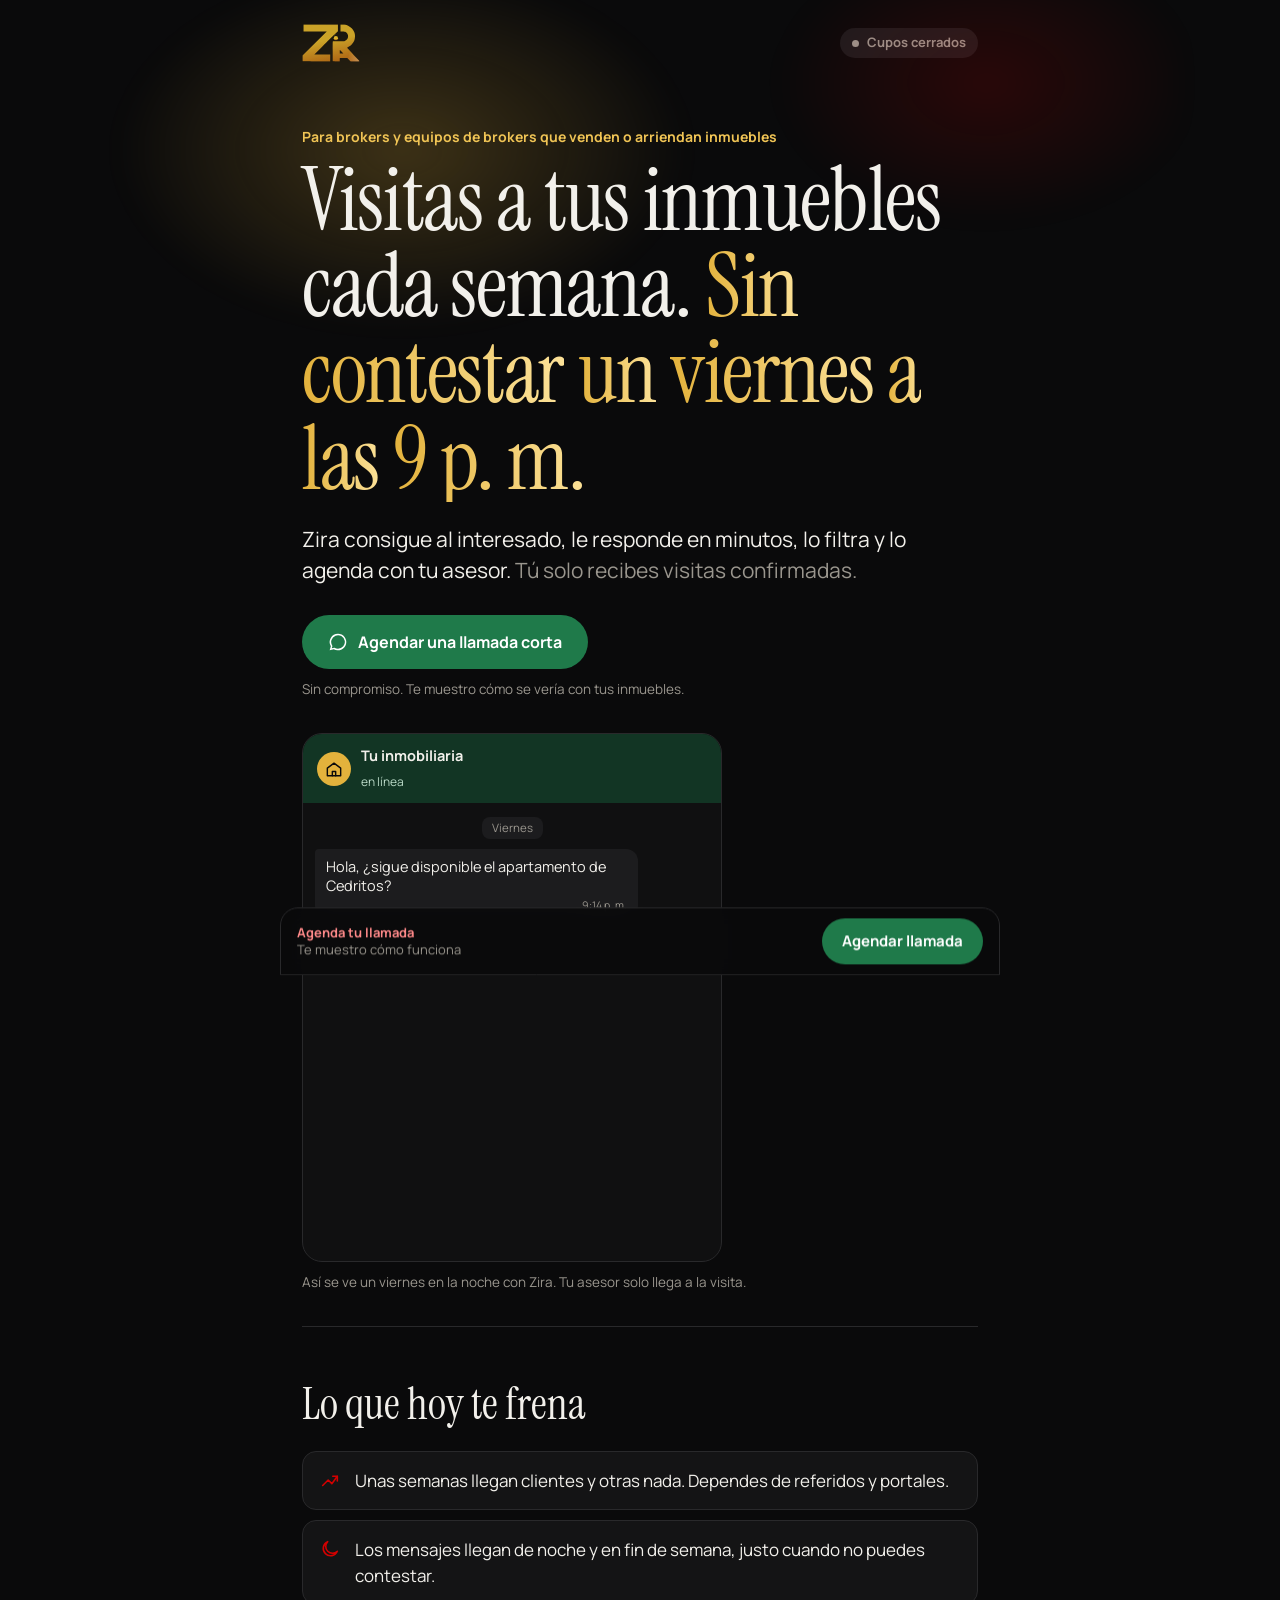
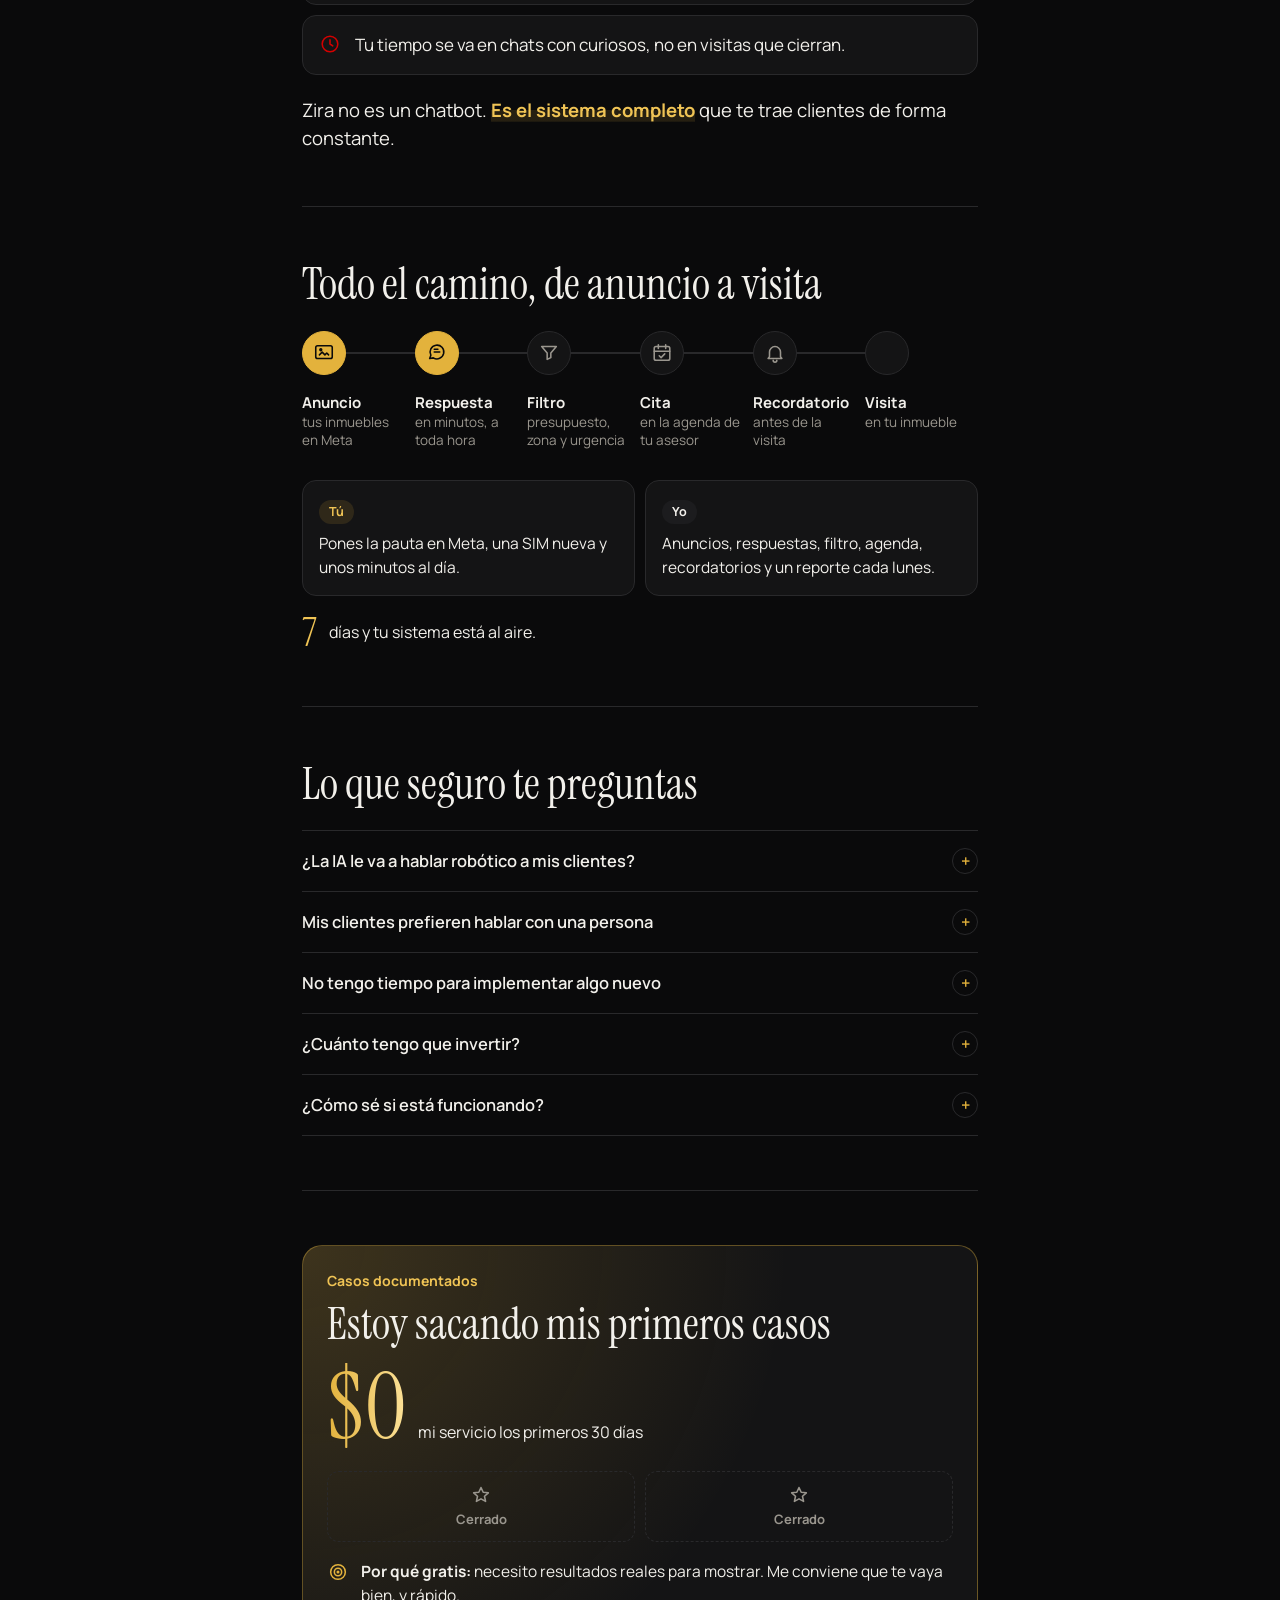
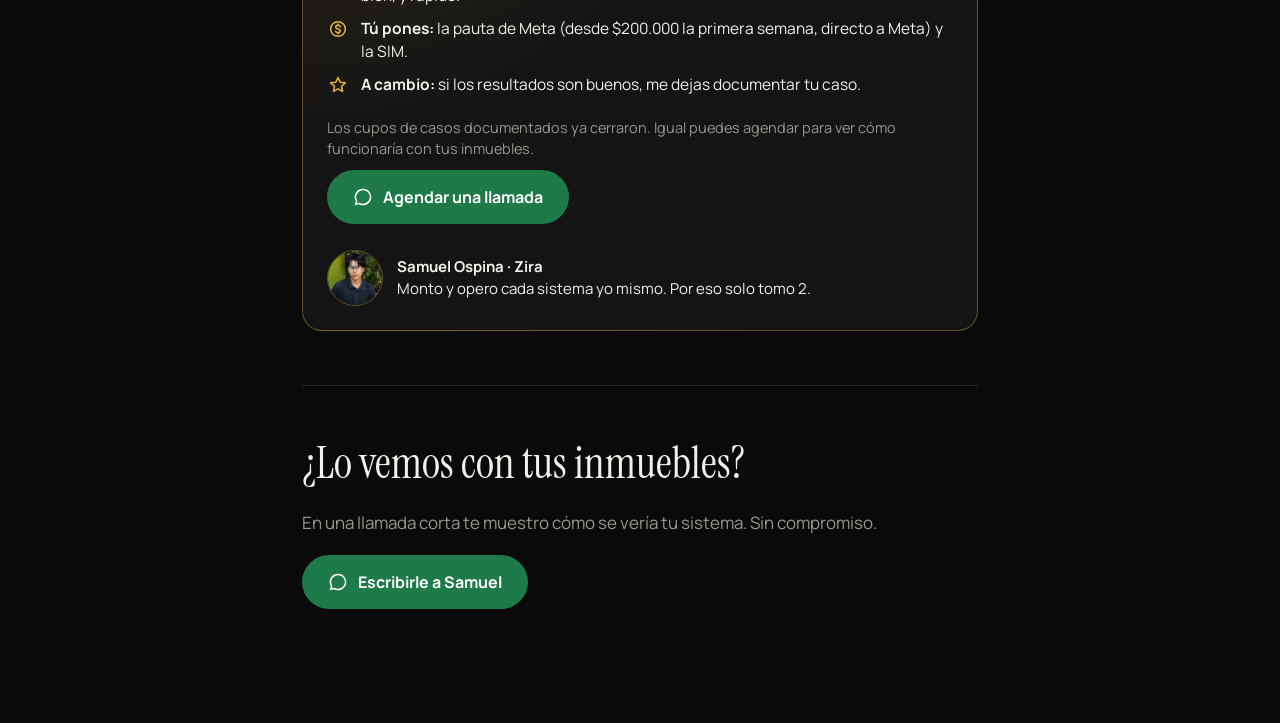
<file: index.html>
<!DOCTYPE html>
<html lang="es" style="background:#0A0A0B">
<head>
<meta charset="utf-8">
<meta name="viewport" content="width=device-width, initial-scale=1, viewport-fit=cover">
<title>Zira · Visitas para tus inmuebles</title>
<meta name="description" content="Zira consigue al interesado, le responde en minutos y lo lleva hasta la visita con tu asesor.">
<meta property="og:title" content="Visitas a tus inmuebles cada semana · Zira">
<meta property="og:description" content="Sin contestar un viernes a las 9 p. m. Mira cómo funciona.">
<meta property="og:type" content="website">
<meta name="theme-color" content="#0A0A0B">
<link rel="icon" href="data:image/svg+xml,<svg xmlns='http://www.w3.org/2000/svg' viewBox='0 0 100 100'><text y='.9em' font-size='90'>🗝️</text></svg>">
<link rel="preconnect" href="https://fonts.googleapis.com">
<link rel="preconnect" href="https://fonts.gstatic.com" crossorigin>
<link href="https://fonts.googleapis.com/css2?family=Instrument+Serif&family=Manrope:wght@400;500;600;700&display=swap" rel="stylesheet">
<style>
:root{
  --bg:#0A0A0B; --surface:#141415; --surface2:#1C1C1E; --ink:#F2F0EB; --muted:#9A968E; --line:#29292B;
  --gold:#E3B23C; --gold-ink:#F0C455; --gold-soft:rgba(227,178,60,.13); --gold-mid:rgba(227,178,60,.38);
  --red:#D40000; --red-soft:rgba(212,0,0,.16); --wa:#1F7A4A; --chat:#101011; --bubble:#1C1C1E; --mine:#16402B;
  --serif:"Instrument Serif", Georgia, "Times New Roman", serif;
  --sans:"Manrope", system-ui, -apple-system, "Segoe UI", Roboto, sans-serif;
  color-scheme: dark; box-sizing:border-box;
  padding-top:env(safe-area-inset-top,0px); padding-bottom:env(safe-area-inset-bottom,0px);
}
*,*::before,*::after{box-sizing:border-box}
html{scroll-padding-top:env(safe-area-inset-top,0px);-webkit-text-size-adjust:100%}
body{margin:0;background:var(--bg);color:var(--ink);font-family:var(--sans);font-size:17px;line-height:1.5;padding-bottom:84px}
.wrap{max-width:720px;margin:0 auto;padding:0 22px}
:focus-visible{outline:2px solid var(--gold);outline-offset:3px;border-radius:4px}
svg.i{width:22px;height:22px;flex:none;stroke:currentColor;fill:none;stroke-width:1.7;stroke-linecap:round;stroke-linejoin:round}
svg.i.dw{stroke-dasharray:1 1;stroke-dashoffset:1;transition:stroke-dashoffset 1.1s cubic-bezier(.4,.1,.2,1)}
svg.i.dw.on{stroke-dashoffset:0}

.top{display:flex;justify-content:space-between;align-items:center;padding:24px 0 0}
.mark{font-family:var(--serif);font-size:28px}
.mark span{color:var(--gold)}
.seats{display:inline-flex;align-items:center;gap:8px;font-size:13px;font-weight:700;color:#FF8A8A;background:var(--red-soft);border-radius:30px;padding:5px 12px}
.seats i{width:7px;height:7px;border-radius:50%;background:var(--red);animation:beat 1.8s ease-in-out infinite}
@keyframes beat{0%,100%{box-shadow:0 0 0 0 rgba(212,0,0,.6)}60%{box-shadow:0 0 0 6px rgba(212,0,0,0)}}
.seats.closed{color:var(--muted);background:var(--surface2)}
.seats.closed i{background:var(--muted);animation:none}

/* hero */
.hero{position:relative;isolation:isolate;padding:64px 0 34px}
.kick{color:var(--gold-ink);font-weight:700;font-size:14px;margin:0 0 10px}
h1{font-family:var(--serif);font-weight:400;font-size:clamp(50px,12vw,88px);line-height:.98;margin:0 0 22px;letter-spacing:-.015em}
h1 em{font-style:normal;color:var(--gold-ink)}
.lead{font-size:clamp(18.5px,4.6vw,21px);margin:0 0 28px;color:var(--ink);max-width:32em}
.lead span{color:var(--muted)}
.btn{display:inline-flex;align-items:center;justify-content:center;gap:10px;font:inherit;font-weight:700;font-size:16px;text-decoration:none;color:#0A0A0B;background:var(--gold);border:0;border-radius:40px;padding:15px 26px;cursor:pointer;transition:transform .15s ease,filter .2s}
.btn:hover{filter:brightness(1.08)}
.btn:active{transform:scale(.97)}
.btn svg{width:20px;height:20px}
.btn.wa{background:var(--wa);color:#fff}
.under{font-size:13.5px;color:var(--muted);margin:10px 0 0}

/* prep card (after booking) */
.prep{display:none;margin:0 0 26px;border:1px solid var(--gold-mid);background:var(--gold-soft);border-radius:16px;padding:18px}
.prep.show{display:block}
.prep b{display:block;font-size:13px;color:var(--gold-ink);margin-bottom:2px}
.prep .when{font-family:var(--serif);font-size:30px;line-height:1.1;display:block;margin-bottom:10px}
.prep p{margin:0 0 6px;font-size:15px}
.prep ul{margin:0;padding:0 0 0 18px;font-size:15px}
.prep li{margin:2px 0}

/* chat demo */
.phone{margin:34px 0 0;max-width:420px;border-radius:20px;overflow:hidden;border:1px solid var(--line);background:var(--chat)}
.phone header{display:flex;align-items:center;gap:10px;background:#123524;padding:11px 14px}
.phone header .av{width:34px;height:34px;border-radius:50%;background:var(--gold);color:#0A0A0B;display:grid;place-items:center;font-family:var(--serif);font-size:19px}
.phone header b{display:block;font-size:14.5px}
.phone header small{font-size:12px;color:#B9D8C6}
.msgs{padding:14px 12px 16px;display:flex;flex-direction:column;gap:8px;min-height:318px}
.time{align-self:center;font-size:11.5px;color:var(--muted);background:var(--surface2);border-radius:8px;padding:2px 10px;margin-bottom:2px}
.m{max-width:82%;padding:8px 11px 6px;border-radius:12px;font-size:14.5px;line-height:1.35;opacity:0;transform:translateY(8px);transition:opacity .35s ease,transform .35s ease}
.m.in{opacity:1;transform:none}
.m small{display:block;text-align:right;font-size:10.5px;color:var(--muted);margin-top:2px}
.m.them{align-self:flex-start;background:var(--bubble);border-top-left-radius:4px}
.m.us{align-self:flex-end;background:var(--mine);border-top-right-radius:4px}
.m.us small{color:#9CC7AE}
.m.us small span{color:#53BDEB}
.m.sys{align-self:center;background:var(--gold-soft);color:var(--gold-ink);font-weight:600;font-size:13px;text-align:center;border-radius:10px}
.typing{align-self:flex-end;background:var(--mine);border-radius:12px;padding:10px 12px;display:none;gap:4px}
.typing.show{display:flex}
.typing i{width:6px;height:6px;border-radius:50%;background:#9CC7AE;animation:dot 1s infinite}
.typing i:nth-child(2){animation-delay:.15s}.typing i:nth-child(3){animation-delay:.3s}
@keyframes dot{0%,60%,100%{transform:none;opacity:.5}30%{transform:translateY(-3px);opacity:1}}
.cap{font-size:13.5px;color:var(--muted);margin:10px 0 0}

section{padding:54px 0;border-top:1px solid var(--line)}
h2{font-family:var(--serif);font-weight:400;font-size:clamp(32px,5.6vw,44px);line-height:1.08;margin:0 0 22px}

/* pains */
.pains{display:grid;gap:10px}
.pain{display:grid;grid-template-columns:auto 1fr;gap:14px;align-items:start;background:var(--surface);border:1px solid var(--line);border-radius:14px;padding:16px}
.pain svg{color:var(--red);margin-top:1px}
.pain p{margin:0}
.turn{margin:22px 0 0;font-size:18.5px}
.turn b{color:var(--gold-ink)}

/* flow */
.flow{list-style:none;margin:0;padding:0;display:grid;grid-template-columns:repeat(6,1fr)}
.flow li{position:relative;padding:62px 8px 0 0;font-size:13.5px;line-height:1.3;color:var(--muted)}
.flow .ic{position:absolute;top:0;left:0;width:44px;height:44px;border-radius:50%;display:grid;place-items:center;border:1.5px solid var(--line);background:var(--surface);color:var(--muted);transition:all .4s ease;z-index:1}
.flow li::after{content:"";position:absolute;top:21px;left:44px;right:0;height:2px;background:var(--line)}
.flow li:last-child::after{display:none}
.flow .bar{position:absolute;top:21px;left:44px;right:0;height:2px;background:var(--gold);transform:scaleX(0);transform-origin:left;transition:transform .45s ease;z-index:0}
.flow li:last-child .bar{display:none}
.flow strong{display:block;color:var(--ink);font-weight:700;font-size:15px;margin-bottom:2px}
.flow li.lit .ic{border-color:var(--gold);background:var(--gold);color:var(--bg);animation:glow 2.8s ease-in-out infinite}
.flow li.lit .bar{transform:scaleX(1)}
@keyframes glow{0%,100%{box-shadow:0 0 0 0 rgba(227,178,60,0)}50%{box-shadow:0 0 0 6px rgba(227,178,60,.16)}}
.split2{display:grid;grid-template-columns:1fr 1fr;gap:10px;margin-top:30px}
.split2 div{background:var(--surface);border:1px solid var(--line);border-radius:14px;padding:16px}
.split2 .tag{display:inline-block;font-size:12.5px;font-weight:700;padding:3px 10px;border-radius:20px;margin-bottom:8px}
.split2 .you .tag{background:var(--gold-soft);color:var(--gold-ink)}
.split2 .me .tag{background:var(--surface2);color:var(--ink)}
.split2 p{margin:0;font-size:15.5px}
.seven{display:flex;align-items:center;gap:12px;margin:16px 0 0;font-size:16px}
.seven b{font-family:var(--serif);font-weight:400;font-size:40px;line-height:1;color:var(--gold-ink)}

/* faq */
.faq{border-top:1px solid var(--line)}
.q{border-bottom:1px solid var(--line)}
.q button{all:unset;cursor:pointer;display:flex;justify-content:space-between;gap:14px;align-items:center;width:100%;padding:17px 0;font-weight:600;font-size:16.5px;box-sizing:border-box}
.q button:focus-visible{outline:2px solid var(--gold);outline-offset:3px;border-radius:4px}
.q .pl{flex:none;width:26px;height:26px;border-radius:50%;border:1px solid var(--line);display:grid;place-items:center;color:var(--gold);transition:transform .25s ease,border-color .2s}
.q button[aria-expanded="true"] .pl{transform:rotate(45deg);border-color:var(--gold)}
.q .pan{display:grid;grid-template-rows:0fr;transition:grid-template-rows .3s ease}
.q .pan>div{overflow:hidden}
.q .pan p{margin:0 0 18px;color:var(--muted);font-size:15.5px}
.q.open .pan{grid-template-rows:1fr}

/* offer */
.offer{background:radial-gradient(120% 120% at 0% 0%,rgba(227,178,60,.20),transparent 60%),var(--surface);border:1px solid var(--gold-mid);border-radius:20px;padding:24px}
.offer h2{margin-bottom:14px}
.zero{display:flex;align-items:baseline;gap:12px;flex-wrap:wrap;margin:0 0 18px}
.zero b{font-family:var(--serif);font-weight:400;font-size:clamp(64px,16vw,90px);line-height:1;color:var(--gold-ink)}
.zero span{font-size:16px}
.cupos{display:flex;gap:10px;margin:0 0 18px}
.cupo{flex:1;border:1.5px dashed var(--gold);border-radius:12px;padding:12px;text-align:center;font-size:13px;color:var(--gold-ink);font-weight:700;animation:pulse 2.4s ease-in-out infinite}
.cupo:nth-child(2){animation-delay:1.2s}
@keyframes pulse{50%{background:var(--gold-soft)}}
.cupo svg{display:block;margin:0 auto 4px;color:var(--gold)}
.closedOffer .cupo{border-color:var(--line);color:var(--muted);animation:none}
.closedOffer .cupo svg{color:var(--muted)}
.terms{display:grid;grid-template-columns:auto 1fr;gap:10px 12px;align-items:start;margin:0 0 20px;font-size:15.5px}
.terms svg{color:var(--gold);margin-top:1px}
.terms p{margin:0}
.terms b{color:var(--ink)}
.clock{display:flex;gap:8px;margin:0 0 20px}
.clock div{flex:1;background:var(--surface2);border-radius:12px;padding:10px 4px;text-align:center}
.clock b{display:block;font-family:var(--serif);font-weight:400;font-size:30px;line-height:1;font-variant-numeric:tabular-nums}
.clock span{font-size:11.5px;color:var(--muted)}
.samuel{display:flex;gap:14px;align-items:center;margin-top:26px}
.samuel img{width:56px;height:56px;border-radius:50%;object-fit:cover;border:1.5px solid var(--gold-mid)}
.samuel p{margin:0;font-size:15px}
.samuel b{display:block}

.end{padding:54px 0 30px;border-top:1px solid var(--line)}
.end p{color:var(--muted);margin:0 0 20px}

/* sticky */
.sticky{position:fixed;left:0;right:0;bottom:0;z-index:10;padding:10px 16px calc(10px + env(safe-area-inset-bottom,0px));background:rgba(10,10,11,.92);backdrop-filter:blur(10px);-webkit-backdrop-filter:blur(10px);border-top:1px solid var(--line);display:flex;align-items:center;gap:12px;justify-content:space-between;transform:translateY(110%);transition:transform .35s ease}
.sticky.show{transform:none}
.sticky small{font-size:13px;color:var(--muted);line-height:1.3}
.sticky small b{color:#FF8A8A;display:block}
.sticky .btn{padding:12px 20px;font-size:15px;white-space:nowrap}
@media (min-width:760px){.sticky{max-width:720px;margin:0 auto;border:1px solid var(--line);border-radius:18px 18px 0 0}}

@media (max-width:640px){
  body{font-size:16px}
  .flow{grid-template-columns:1fr}
  .flow li{padding:10px 0 22px 60px;min-height:66px}
  .flow li::after,.flow .bar{top:44px;bottom:0;left:21px;right:auto;width:2px;height:auto}
  .flow .bar{transform:scaleY(0);transform-origin:top}
  .flow li.lit .bar{transform:scaleY(1)}
  .split2{grid-template-columns:1fr}
  section{padding:46px 0}
}
@media (prefers-reduced-motion: reduce){
  *,*::before,*::after{transition:none !important;animation:none !important}
  svg.i.dw{stroke-dashoffset:0}
  .m{opacity:1;transform:none}
}

/* ===== motion extra ===== */
body{overflow-x:hidden}
.glow{position:absolute;left:-30%;right:-30%;top:-80px;height:560px;z-index:-1;pointer-events:none;
  background:radial-gradient(38% 46% at 28% 30%,rgba(227,178,60,.24),transparent 70%),radial-gradient(28% 36% at 82% 18%,rgba(212,0,0,.16),transparent 70%);
  filter:blur(12px);animation:drift 11s ease-in-out infinite alternate}
@keyframes drift{to{transform:translate(40px,26px) scale(1.1)}}
.kick,.lead,.hero .btn,.under{opacity:0;transform:translateY(14px);transition:opacity .7s ease,transform .7s cubic-bezier(.2,.7,.2,1)}
.ready .kick,.ready .lead,.ready .hero .btn,.ready .under{opacity:1;transform:none}
.ready .lead{transition-delay:.75s}.ready .hero .btn{transition-delay:.95s}.ready .under{transition-delay:1.1s}
h1 .w{display:inline-block;opacity:0;transform:translateY(22px) rotate(2deg);filter:blur(6px);transition:opacity .6s ease,transform .7s cubic-bezier(.2,.7,.2,1),filter .6s ease}
.ready h1 .w{opacity:1;transform:none;filter:none}
h1 em .w{background:linear-gradient(90deg,var(--gold) 0%,#FFE7A3 45%,var(--gold) 90%);background-size:250% 100%;-webkit-background-clip:text;background-clip:text;color:transparent;animation:sheen 4.5s linear infinite}
@keyframes sheen{from{background-position:120% 0}to{background-position:-130% 0}}
.btn.shine{position:relative;overflow:hidden}
.btn.shine::after{content:"";position:absolute;inset:0;background:linear-gradient(110deg,transparent 30%,rgba(255,255,255,.32) 50%,transparent 70%);transform:translateX(-130%);animation:sweep 3.8s ease-in-out 2.2s infinite;pointer-events:none}
@keyframes sweep{35%,100%{transform:translateX(130%)}}
.phone{animation:bob 6s ease-in-out infinite}
@keyframes bob{50%{transform:translateY(-6px)}}
.rv,.rvkids>*{opacity:0;transform:translateY(24px);transition:opacity .7s ease,transform .7s cubic-bezier(.2,.7,.2,1)}
.rvkids.left>*{transform:translateX(-28px)}
.rv.in,.rvkids>.in{opacity:1;transform:none}
.pain.in svg{animation:wob .7s ease .35s}
@keyframes wob{25%{transform:rotate(-12deg)}50%{transform:rotate(9deg)}75%{transform:rotate(-4deg)}}
.turn b{background:linear-gradient(var(--gold-soft),var(--gold-soft)) no-repeat 0 92%/0% 45%;transition:background-size 1s ease .45s}
.turn.in b{background-size:100% 45%}
.q{opacity:0;transform:translateY(16px);transition:opacity .55s ease,transform .55s ease}
.q.in{opacity:1;transform:none}
.offer{opacity:0;transform:translateY(30px) scale(.98);transition:opacity .8s ease,transform .8s cubic-bezier(.2,.7,.2,1)}
.offer.in{opacity:1;transform:none;animation:aura 4s ease-in-out 1s infinite}
@keyframes aura{50%{box-shadow:0 0 0 1px rgba(227,178,60,.25),0 0 48px rgba(227,178,60,.14)}}
.zero b{display:inline-block;background:linear-gradient(90deg,var(--gold) 0%,#FFE7A3 45%,var(--gold) 90%);background-size:250% 100%;-webkit-background-clip:text;background-clip:text;color:transparent;animation:sheen 4.5s linear infinite}
.offer.in .zero b{animation:sheen 4.5s linear infinite,pop .8s cubic-bezier(.2,1.4,.4,1) .3s both}
@keyframes pop{from{transform:scale(.6);opacity:0}to{transform:none;opacity:1}}
.clock b.tk{animation:tk .35s ease}
@keyframes tk{from{transform:translateY(-6px);opacity:.3}to{transform:none;opacity:1}}
.end>*{opacity:0;transform:translateY(18px);transition:opacity .7s ease,transform .7s ease}
.end.in>*{opacity:1;transform:none}.end.in>*:nth-child(2){transition-delay:.12s}.end.in>*:nth-child(3){transition-delay:.24s}
@media (prefers-reduced-motion: reduce){
  .kick,.lead,.hero .btn,.under,h1 .w,.rv,.rvkids>*,.q,.offer,.end>*{opacity:1 !important;transform:none !important;filter:none !important}
}

/* ===== logo ===== */
.zlogo{display:inline-block;flex:none;height:38px;aspect-ratio:891.5/583.8;background:url("[data-uri]") center/contain no-repeat;position:relative;animation:zin .9s cubic-bezier(.2,.7,.2,1) both}
.zlogo::after{content:"";position:absolute;inset:0;background:linear-gradient(110deg,transparent 35%,rgba(255,244,214,.95) 50%,transparent 65%);background-size:260% 100%;
  -webkit-mask:url("[data-uri]") center/contain no-repeat;mask:url("[data-uri]") center/contain no-repeat;animation:zsheen 4.8s linear 1s infinite;opacity:.75}
@keyframes zin{from{opacity:0;transform:translateY(-6px) scale(.92)}to{opacity:1;transform:none}}
@keyframes zsheen{from{background-position:120% 0}to{background-position:-140% 0}}
@media (prefers-reduced-motion: reduce){.zlogo,.zlogo::after{animation:none}}
</style>
</head>
<body>
<svg width="0" height="0" style="position:absolute" aria-hidden="true">
  <symbol id="i-ad" viewBox="0 0 24 24"><rect pathLength="1" x="3" y="4" width="18" height="14" rx="2"/><path pathLength="1" d="M7 14l3-3 3 3 2-2 2 2"/><circle pathLength="1" cx="8.5" cy="8.5" r="1"/></symbol>
  <symbol id="i-chat" viewBox="0 0 24 24"><path pathLength="1" d="M4 18l1.3-3.6A7.5 7.5 0 1 1 8 17.3z"/><path pathLength="1" d="M9 11h6M9 8h4"/></symbol>
  <symbol id="i-filter" viewBox="0 0 24 24"><path pathLength="1" d="M4 5h16l-6 7v5l-4 2v-7z"/></symbol>
  <symbol id="i-cal" viewBox="0 0 24 24"><rect pathLength="1" x="3.5" y="5" width="17" height="15" rx="2"/><path pathLength="1" d="M3.5 10h17M8 3v4M16 3v4"/><path pathLength="1" d="M9 15l2 2 4-4"/></symbol>
  <symbol id="i-bell" viewBox="0 0 24 24"><path pathLength="1" d="M6 16V11a6 6 0 0 1 12 0v5l1.5 2h-15z"/><path pathLength="1" d="M10 20a2 2 0 0 0 4 0"/></symbol>
  <symbol id="i-home" viewBox="0 0 24 24"><path pathLength="1" d="M4 11l8-6 8 6v9H4z"/><path pathLength="1" d="M10 20v-5h4v5"/></symbol>
  <symbol id="i-pen" viewBox="0 0 24 24"><path pathLength="1" d="M15 4l5 5L9 20H4v-5z"/><path pathLength="1" d="M13 6l5 5"/></symbol>
  <symbol id="i-phone" viewBox="0 0 24 24"><path pathLength="1" d="M5 4h4l2 5-2.5 1.5a11 11 0 0 0 5 5L15 13l5 2v4a1 1 0 0 1-1 1A16 16 0 0 1 4 5a1 1 0 0 1 1-1z"/></symbol>
  <symbol id="i-gear" viewBox="0 0 24 24"><circle pathLength="1" cx="12" cy="12" r="3"/><path pathLength="1" d="M12 2v3M12 19v3M2 12h3M19 12h3M4.9 4.9l2.1 2.1M17 17l2.1 2.1M4.9 19.1L7 17M17 7l2.1-2.1"/></symbol>
  <symbol id="i-check" viewBox="0 0 24 24"><circle pathLength="1" cx="12" cy="12" r="9"/><path pathLength="1" d="M8 12.5l3 3 5-6"/></symbol>
  <symbol id="i-launch" viewBox="0 0 24 24"><path pathLength="1" d="M21 3L3 10.5l7 2.5 2.5 7z"/><path pathLength="1" d="M10 13l11-10"/></symbol>
  <symbol id="i-seed" viewBox="0 0 24 24"><path pathLength="1" d="M12 20v-8"/><path pathLength="1" d="M12 12c0-4 3-6 7-6 0 4-3 6-7 6zM12 14c0-3-2-5-6-5 0 3 2 5 6 5z"/></symbol>
  <symbol id="i-trend" viewBox="0 0 24 24"><path pathLength="1" d="M4 18l6-6 4 4 6-8"/><path pathLength="1" d="M15 8h5v5"/></symbol>
  <symbol id="i-target" viewBox="0 0 24 24"><circle pathLength="1" cx="12" cy="12" r="8"/><circle pathLength="1" cx="12" cy="12" r="4"/><circle pathLength="1" cx="12" cy="12" r=".8"/></symbol>
  <symbol id="i-users" viewBox="0 0 24 24"><circle pathLength="1" cx="9" cy="9" r="3"/><path pathLength="1" d="M3.5 19a5.5 5.5 0 0 1 11 0"/><path pathLength="1" d="M16 6.5a3 3 0 0 1 0 5.5M17.5 19a5.5 5.5 0 0 0-2-4.2"/></symbol>
  <symbol id="i-coin" viewBox="0 0 24 24"><circle pathLength="1" cx="12" cy="12" r="8"/><path pathLength="1" d="M14.5 9.5c-.5-1-1.5-1.5-2.5-1.5-1.4 0-2.5.8-2.5 2s1.1 1.6 2.5 2 2.5.8 2.5 2-1.1 2-2.5 2c-1 0-2-.5-2.5-1.5M12 6.5V8M12 16v1.5"/></symbol>
  <symbol id="i-cursor" viewBox="0 0 24 24"><path pathLength="1" d="M5 4l13 6-6 2-2 6z"/></symbol>
  <symbol id="i-star" viewBox="0 0 24 24"><path pathLength="1" d="M12 4l2.4 5 5.6.6-4.2 3.8 1.2 5.6L12 16.2 7 19l1.2-5.6L4 9.6 9.6 9z"/></symbol>
  <symbol id="i-clock" viewBox="0 0 24 24"><circle pathLength="1" cx="12" cy="12" r="8.5"/><path pathLength="1" d="M12 7.5V12l3 2"/></symbol>
  <symbol id="i-swap" viewBox="0 0 24 24"><path pathLength="1" d="M5 8h13l-3-3M19 16H6l3 3"/></symbol>
  <symbol id="i-pie" viewBox="0 0 24 24"><path pathLength="1" d="M11 4a8 8 0 1 0 8 8h-8z"/><path pathLength="1" d="M14 2.5a7.5 7.5 0 0 1 7.5 7.5H14z" fill="currentColor"/></symbol>
  <symbol id="i-down" viewBox="0 0 24 24"><path pathLength="1" d="M6 9l6 6 6-6"/></symbol>
  <symbol id="i-moon" viewBox="0 0 24 24"><path pathLength="1" d="M20 14.5A8 8 0 1 1 9.5 4a6.5 6.5 0 0 0 10.5 10.5z"/></symbol>
</svg>
<div class="wrap">
  <div class="top">
    <span class="zlogo" role="img" aria-label="Zira"></span>
    <span class="seats" id="seats"><i></i><span id="seatsTxt">Quedan 2 cupos</span></span>
  </div>

  <header class="hero">
    <div class="prep" id="prep">
      <b id="prepHi">Tu llamada conmigo</b>
      <span class="when" id="prepWhen"></span>
      <p>Para aprovecharla, ten a mano:</p>
      <ul>
        <li>Cuántas visitas tienes hoy al mes</li>
        <li>Tu comisión promedio por negocio</li>
        <li>Los inmuebles que más quieres mover</li>
      </ul>
    </div>
    <div class="glow" aria-hidden="true"></div>
    <p class="kick">Para brokers y equipos de brokers que venden o arriendan inmuebles</p>
    <h1 id="h1">Visitas a tus inmuebles cada semana. <em>Sin contestar un viernes a las 9 p. m.</em></h1>
    <p class="lead">Zira consigue al interesado, le responde en minutos, lo filtra y lo agenda con tu asesor. <span>Tú solo recibes visitas confirmadas.</span></p>
    <a class="btn wa shine" id="cta1" href="#" target="_blank" rel="noopener"><svg viewBox="0 0 24 24" fill="currentColor" aria-hidden="true"><path d="M12 2a10 10 0 0 0-8.6 15.1L2 22l5-1.3A10 10 0 1 0 12 2Zm0 18.2a8.2 8.2 0 0 1-4.2-1.2l-.3-.2-3 .8.8-2.9-.2-.3A8.2 8.2 0 1 1 12 20.2Z"/></svg><span id="cta1Txt">Agendar una llamada corta</span></a>
    <p class="under" id="under1">Sin compromiso. Te muestro cómo se vería con tus inmuebles.</p>

    <div class="phone" aria-label="Ejemplo de conversación">
      <header><span class="av"><svg class="i" style="width:20px;height:20px"><use href="#i-home"/></svg></span><div><b>Tu inmobiliaria</b><small id="online">en línea</small></div></header>
      <div class="msgs" id="msgs">
        <span class="time">Viernes</span>
        <div class="m them">Hola, ¿sigue disponible el apartamento de Cedritos?<small>9:14 p. m.</small></div>
        <div class="m us">¡Hola! Sí, sigue disponible 🙌 ¿Lo buscas para comprar o para arrendar?<small>9:14 p. m. <span>✓✓</span></small></div>
        <div class="m them">Para comprar. Tengo el crédito preaprobado<small>9:16 p. m.</small></div>
        <div class="m us">¡Perfecto! ¿Te queda bien verlo el sábado a las 10 a. m. con nuestro asesor?<small>9:16 p. m. <span>✓✓</span></small></div>
        <div class="m them">Sí, me sirve<small>9:17 p. m.</small></div>
        <div class="m sys">Visita agendada · sáb 10:00 a. m. · Recordatorio programado</div>
        <div class="typing" id="typing"><i></i><i></i><i></i></div>
      </div>
    </div>
    <p class="cap">Así se ve un viernes en la noche con Zira. Tu asesor solo llega a la visita.</p>
  </header>

  <section aria-labelledby="h-pain">
    <h2 id="h-pain">Lo que hoy te frena</h2>
    <div class="pains rvkids left">
      <div class="pain"><svg class="i"><use href="#i-trend"/></svg><p>Unas semanas llegan clientes y otras nada. Dependes de referidos y portales.</p></div>
      <div class="pain"><svg class="i"><use href="#i-moon"/></svg><p>Los mensajes llegan de noche y en fin de semana, justo cuando no puedes contestar.</p></div>
      <div class="pain"><svg class="i"><use href="#i-clock"/></svg><p>Tu tiempo se va en chats con curiosos, no en visitas que cierran.</p></div>
    </div>
    <p class="turn rv">Zira no es un chatbot. <b>Es el sistema completo</b> que te trae clientes de forma constante.</p>
  </section>

  <section aria-labelledby="h-how">
    <h2 id="h-how">Todo el camino, de anuncio a visita</h2>
    <ol class="flow" id="flow">
      <li><span class="ic"><svg class="i"><use href="#i-ad"/></svg></span><span class="bar"></span><strong>Anuncio</strong>tus inmuebles en Meta</li>
      <li><span class="ic"><svg class="i"><use href="#i-chat"/></svg></span><span class="bar"></span><strong>Respuesta</strong>en minutos, a toda hora</li>
      <li><span class="ic"><svg class="i"><use href="#i-filter"/></svg></span><span class="bar"></span><strong>Filtro</strong>presupuesto, zona y urgencia</li>
      <li><span class="ic"><svg class="i"><use href="#i-cal"/></svg></span><span class="bar"></span><strong>Cita</strong>en la agenda de tu asesor</li>
      <li><span class="ic"><svg class="i"><use href="#i-bell"/></svg></span><span class="bar"></span><strong>Recordatorio</strong>antes de la visita</li>
      <li><span class="ic"><svg class="i"><use href="#i-home"/></svg></span><span class="bar"></span><strong>Visita</strong>en tu inmueble</li>
    </ol>
    <div class="split2 rvkids">
      <div class="you"><span class="tag">Tú</span><p>Pones la pauta en Meta, una SIM nueva y unos minutos al día.</p></div>
      <div class="me"><span class="tag">Yo</span><p>Anuncios, respuestas, filtro, agenda, recordatorios y un reporte cada lunes.</p></div>
    </div>
    <p class="seven rv"><b id="seven">7</b>días y tu sistema está al aire.</p>
  </section>

  <section aria-labelledby="h-faq">
    <h2 id="h-faq">Lo que seguro te preguntas</h2>
    <div class="faq" id="faq"></div>
  </section>

  <section aria-labelledby="h-offer" id="offerSec">
    <div class="offer" id="offer">
      <p class="kick">Casos documentados</p>
      <h2 id="h-offer">Estoy sacando mis primeros casos</h2>
      <div class="zero"><b>$0</b><span>mi servicio los primeros 30 días</span></div>
      <div class="cupos" id="cupos"></div>
      <div class="terms">
        <svg class="i"><use href="#i-target"/></svg><p><b>Por qué gratis:</b> necesito resultados reales para mostrar. Me conviene que te vaya bien, y rápido.</p>
        <svg class="i"><use href="#i-coin"/></svg><p><b>Tú pones:</b> la pauta de Meta (desde $200.000 la primera semana, directo a Meta) y la SIM.</p>
        <svg class="i"><use href="#i-star"/></svg><p><b>A cambio:</b> si los resultados son buenos, me dejas documentar tu caso.</p>
      </div>
      <p style="margin:0 0 10px;font-size:14.5px;color:var(--muted)" id="closeTxt">Los cupos cierran el viernes 30 de octubre. Después, el servicio se cobra desde el día 1.</p>
      <div class="clock" id="clock"><div><b id="cd">0</b><span>días</span></div><div><b id="ch">0</b><span>horas</span></div><div><b id="cm">0</b><span>min</span></div><div><b id="cs">0</b><span>seg</span></div></div>
      <a class="btn wa shine" id="cta2" href="#" target="_blank" rel="noopener"><svg viewBox="0 0 24 24" fill="currentColor" aria-hidden="true"><path d="M12 2a10 10 0 0 0-8.6 15.1L2 22l5-1.3A10 10 0 1 0 12 2Zm0 18.2a8.2 8.2 0 0 1-4.2-1.2l-.3-.2-3 .8.8-2.9-.2-.3A8.2 8.2 0 1 1 12 20.2Z"/></svg><span id="cta2Txt">Quiero uno de los cupos</span></a>
      <div class="samuel">
        <img src="[data-uri]" alt="Samuel Ospina">
        <p><b>Samuel Ospina · Zira</b>Monto y opero cada sistema yo mismo. Por eso solo tomo 2.</p>
      </div>
    </div>
  </section>

  <div class="end">
    <h2>¿Lo vemos con tus inmuebles?</h2>
    <p>En una llamada corta te muestro cómo se vería tu sistema. Sin compromiso.</p>
    <a class="btn wa" id="cta3" href="#" target="_blank" rel="noopener"><svg viewBox="0 0 24 24" fill="currentColor" aria-hidden="true"><path d="M12 2a10 10 0 0 0-8.6 15.1L2 22l5-1.3A10 10 0 1 0 12 2Zm0 18.2a8.2 8.2 0 0 1-4.2-1.2l-.3-.2-3 .8.8-2.9-.2-.3A8.2 8.2 0 1 1 12 20.2Z"/></svg><span id="cta3Txt">Escribirle a Samuel</span></a>
  </div>
</div>

<div class="sticky" id="sticky">
  <small><b id="stickyB">Quedan 2 cupos</b><span id="stickyS">Cierran el vie 30 oct</span></small>
  <a class="btn wa" id="cta4" href="#" target="_blank" rel="noopener"><span id="cta4Txt">Agendar llamada</span></a>
</div>

<script>
/* ===== Configuración ===== */
const CONFIG = {
  whatsapp: "573142817845",
  calendly: "https://calendly.com/s4m-ospin4/diagnostico-y-asesoria-real-estate-acquisition",
  cupos: 2,
  cierre: "2026-10-30T23:59:00-05:00",   // hora de Bogotá
  nombre: "",                           // por link: ?nombre=Ana
  cita: ""                              // por link: ?cita=jue 23 oct, 3:00 p. m.
};
try { const p = new URLSearchParams(location.search); ["nombre","cita"].forEach(k=>{ if(p.get(k)) CONFIG[k]=p.get(k); }); } catch(e){}

const FAQ = [
  ["¿La IA le va a hablar robótico a mis clientes?", "No. Responde con el tono de tu marca y tú apruebas los mensajes antes de salir al aire. Y la visita la hace tu asesor: la IA solo atiende, filtra y agenda."],
  ["Mis clientes prefieren hablar con una persona", "Por eso el sistema no cierra ventas: lleva al interesado hasta tu asesor. Tu cliente habla con una persona justo cuando importa, en la visita."],
  ["No tengo tiempo para implementar algo nuevo", "Tu parte son unos minutos al día durante 7 días. El resto lo monto y lo opero yo."],
  ["¿Cuánto tengo que invertir?", "La pauta va directo de tu tarjeta a Meta, desde $200.000 la primera semana. Mi servicio, si entras en los cupos, es gratis los primeros 30 días."],
  ["¿Cómo sé si está funcionando?", "Cada lunes recibes un reporte corto: cuántos escribieron, cuántos agendaron, cuántos visitaron y cuánto te costó cada visita."]
];

/* ===== motor ===== */
const reduce = matchMedia("(prefers-reduced-motion: reduce)").matches;
const $ = id => document.getElementById(id);
const wa = t => `https://wa.me/${CONFIG.whatsapp}?text=${encodeURIComponent(t)}`;
const nombre = (CONFIG.nombre||"").trim(), soy = nombre ? `, soy ${nombre}` : "";
const cierre = new Date(CONFIG.cierre).getTime();
const abierto = () => Date.now() < cierre;

const booked = !!(CONFIG.cita||"").trim();
if (booked){
  $("prep").classList.add("show");
  $("prepHi").textContent = nombre ? `${nombre}, nuestra llamada es el` : "Nuestra llamada es el";
  $("prepWhen").textContent = CONFIG.cita;
}

function setCTAs(){
  const open = abierto();
  const cal = (CONFIG.calendly||"").trim();
  const agendar = cal ? cal + (nombre ? (cal.includes("?")?"&":"?") + "name=" + encodeURIComponent(nombre) : "")
                      : wa(`Hola Samuel${soy}. Vi la página de Zira y quiero agendar la llamada${open?" para uno de los cupos":""}.`);
  const confirmar = wa(`Hola Samuel${soy}. Confirmo nuestra llamada del ${CONFIG.cita}.`);
  $("cta1").href = booked ? confirmar : agendar;
  $("cta1Txt").textContent = booked ? "Confirmar asistencia" : "Agendar una llamada corta";
  $("under1").textContent = booked ? "Mira la página antes de la llamada: así la aprovechamos mejor." : "Sin compromiso. Te muestro cómo se vería con tus inmuebles.";
  $("cta2").href = booked ? confirmar : agendar;
  $("cta2Txt").textContent = booked ? "Confirmar mi llamada" : open ? "Quiero uno de los cupos" : "Agendar una llamada";
  $("cta3").href = wa(`Hola Samuel${soy}. Tengo una pregunta sobre Zira:`);
  $("cta4").href = booked ? confirmar : agendar;
  $("cta4Txt").textContent = booked ? "Confirmar llamada" : "Agendar llamada";

  $("seats").classList.toggle("closed", !open);
  $("seatsTxt").textContent = open ? `Quedan ${CONFIG.cupos} cupos` : "Cupos cerrados";
  $("stickyB").textContent = open ? `Quedan ${CONFIG.cupos} cupos` : (booked ? "Tu llamada" : "Agenda tu llamada");
  $("stickyS").textContent = booked ? CONFIG.cita : open ? "Cierran el vie 30 oct" : "Te muestro cómo funciona";
  $("cupos").innerHTML = Array.from({length:CONFIG.cupos},(_,i)=>`<div class="cupo"><svg class="i"><use href="#i-star"/></svg>${open?`Cupo ${i+1} disponible`:"Cerrado"}</div>`).join("");
  $("offer").classList.toggle("closedOffer", !open);
  $("clock").style.display = open ? "" : "none";
  $("closeTxt").textContent = open ? "Los cupos cierran el viernes 30 de octubre. Después, el servicio se cobra desde el día 1." : "Los cupos de casos documentados ya cerraron. Igual puedes agendar para ver cómo funcionaría con tus inmuebles.";
}
setCTAs();

/* countdown */
function tick(){
  const left = Math.max(0, cierre - Date.now());
  const d = Math.floor(left/864e5), h = Math.floor(left/36e5)%24, m = Math.floor(left/6e4)%60, s = Math.floor(left/1e3)%60;
  [["cd",String(d)],["ch",String(h).padStart(2,"0")],["cm",String(m).padStart(2,"0")],["cs",String(s).padStart(2,"0")]].forEach(([id,v])=>{
    const el=$(id); if (el.textContent!==v){ el.textContent=v; el.classList.remove("tk"); void el.offsetWidth; el.classList.add("tk"); }
  });
  if (!left){ setCTAs(); clearInterval(timer); }
}
const timer = setInterval(tick, 1000); tick();

/* FAQ */
$("faq").innerHTML = FAQ.map((f,i)=>`<div class="q"><button type="button" aria-expanded="false" aria-controls="fq${i}"><span></span><span class="pl">+</span></button><div class="pan" id="fq${i}"><div><p></p></div></div></div>`).join("");
[...$("faq").children].forEach((q,i)=>{
  q.querySelector("button span").textContent = FAQ[i][0];
  q.querySelector("p").textContent = FAQ[i][1];
  const b = q.querySelector("button");
  b.addEventListener("click",()=>{ const o = b.getAttribute("aria-expanded")==="true"; b.setAttribute("aria-expanded",String(!o)); q.classList.toggle("open",!o); });
});

/* reveal helpers */
function once(el,fn,th){ if(!("IntersectionObserver" in window)) return fn(); const io=new IntersectionObserver(es=>{ if(es.some(e=>e.isIntersecting)){ fn(); io.disconnect(); } },{threshold:th}); io.observe(el); }

/* chat */
const ms = [...$("msgs").querySelectorAll(".m")];
function playChat(){
  if (reduce){ ms.forEach(m=>m.classList.add("in")); return; }
  let t = 300;
  ms.forEach((m,i)=>{
    const us = m.classList.contains("us");
    if (us){ setTimeout(()=>{ $("typing").classList.add("show"); $("online").textContent="escribiendo…"; }, t); t += 900; }
    setTimeout(()=>{ $("typing").classList.remove("show"); $("online").textContent="en línea"; m.classList.add("in"); }, t);
    t += us ? 700 : 1000;
  });
}
once($("msgs"), playChat, .35);

/* flow */
const flow = $("flow");
once(flow, ()=>[...flow.children].forEach((li,i)=>setTimeout(()=>li.classList.add("lit"), reduce?0:i*350)), .4);

/* icons draw */
if (!reduce && "IntersectionObserver" in window){
  const icons = [...document.querySelectorAll("section svg.i")];
  icons.forEach(s=>s.classList.add("dw"));
  const io = new IntersectionObserver(es=>es.forEach(e=>{
    if(!e.isIntersecting) return;
    const s=e.target, box=s.closest(".pains,.flow,.terms,.cupos")||s.parentElement;
    const k=Math.max(0,[...box.querySelectorAll("svg.i.dw")].indexOf(s));
    setTimeout(()=>s.classList.add("on"),k*140); io.unobserve(s);
  }),{threshold:.6});
  icons.forEach(s=>io.observe(s));
}

/* sticky after hero CTA */
if ("IntersectionObserver" in window){
  new IntersectionObserver(es=>es.forEach(e=>$("sticky").classList.toggle("show", !e.isIntersecting && e.boundingClientRect.top < 0)),{threshold:0}).observe($("cta1"));
} else $("sticky").classList.add("show");

/* ===== motion extra ===== */
(function(){
  const h1=$("h1"); let n=0;
  const wrap=node=>{ [...node.childNodes].forEach(c=>{
    if(c.nodeType===3){ const frag=document.createDocumentFragment();
      c.textContent.split(/([ \n\t]+)/).forEach(part=>{ if(!part) return; if(/^[ \n\t]+$/.test(part)){ frag.appendChild(document.createTextNode(part)); return; }
        const s=document.createElement("span"); s.className="w"; s.textContent=part; s.style.transitionDelay=(0.15+n++*0.06)+"s"; frag.appendChild(s); });
      c.replaceWith(frag);
    } else if(c.nodeType===1) wrap(c);
  }); };
  wrap(h1);
  requestAnimationFrame(()=>requestAnimationFrame(()=>document.body.classList.add("ready")));

  if(!("IntersectionObserver" in window)||reduce){ document.querySelectorAll(".rv,.rvkids>*,.q,.offer,.end").forEach(e=>e.classList.add("in")); return; }
  const io=new IntersectionObserver(es=>es.forEach(e=>{
    if(!e.isIntersecting) return; const el=e.target; io.unobserve(el);
    const sib=el.parentElement?[...el.parentElement.children]:[]; const k=el.matches(".rvkids>*,.q")?sib.indexOf(el):0;
    setTimeout(()=>{ el.classList.add("in"); if(el.classList.contains("seven")) countSeven(); }, k*120);
  }),{threshold:.25});
  document.querySelectorAll(".rv,.rvkids>*,.q,.offer,.end").forEach(e=>io.observe(e));
  function countSeven(){ const s=$("seven"); let v=1; s.textContent=v; const it=setInterval(()=>{ v++; s.textContent=v; if(v>=7) clearInterval(it); },90); }
})();
</script>
</body>
</html>
</file>
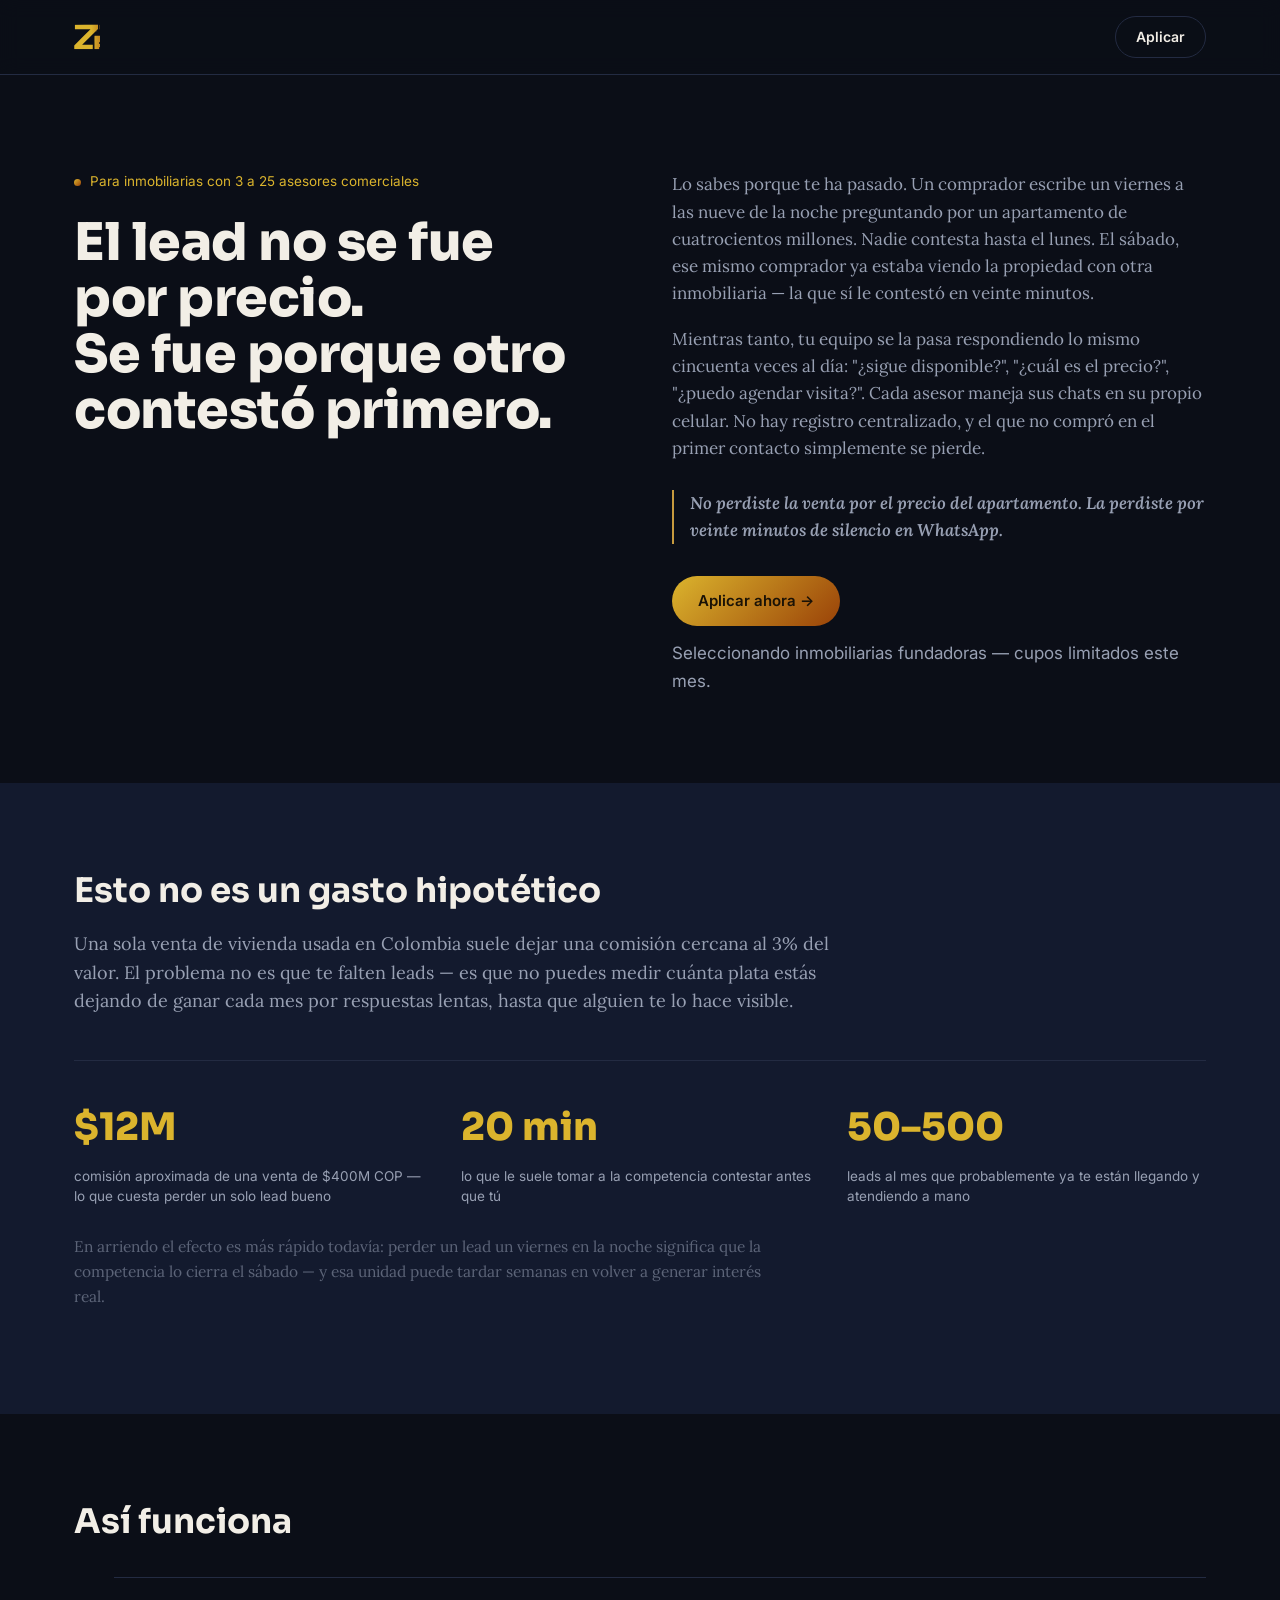
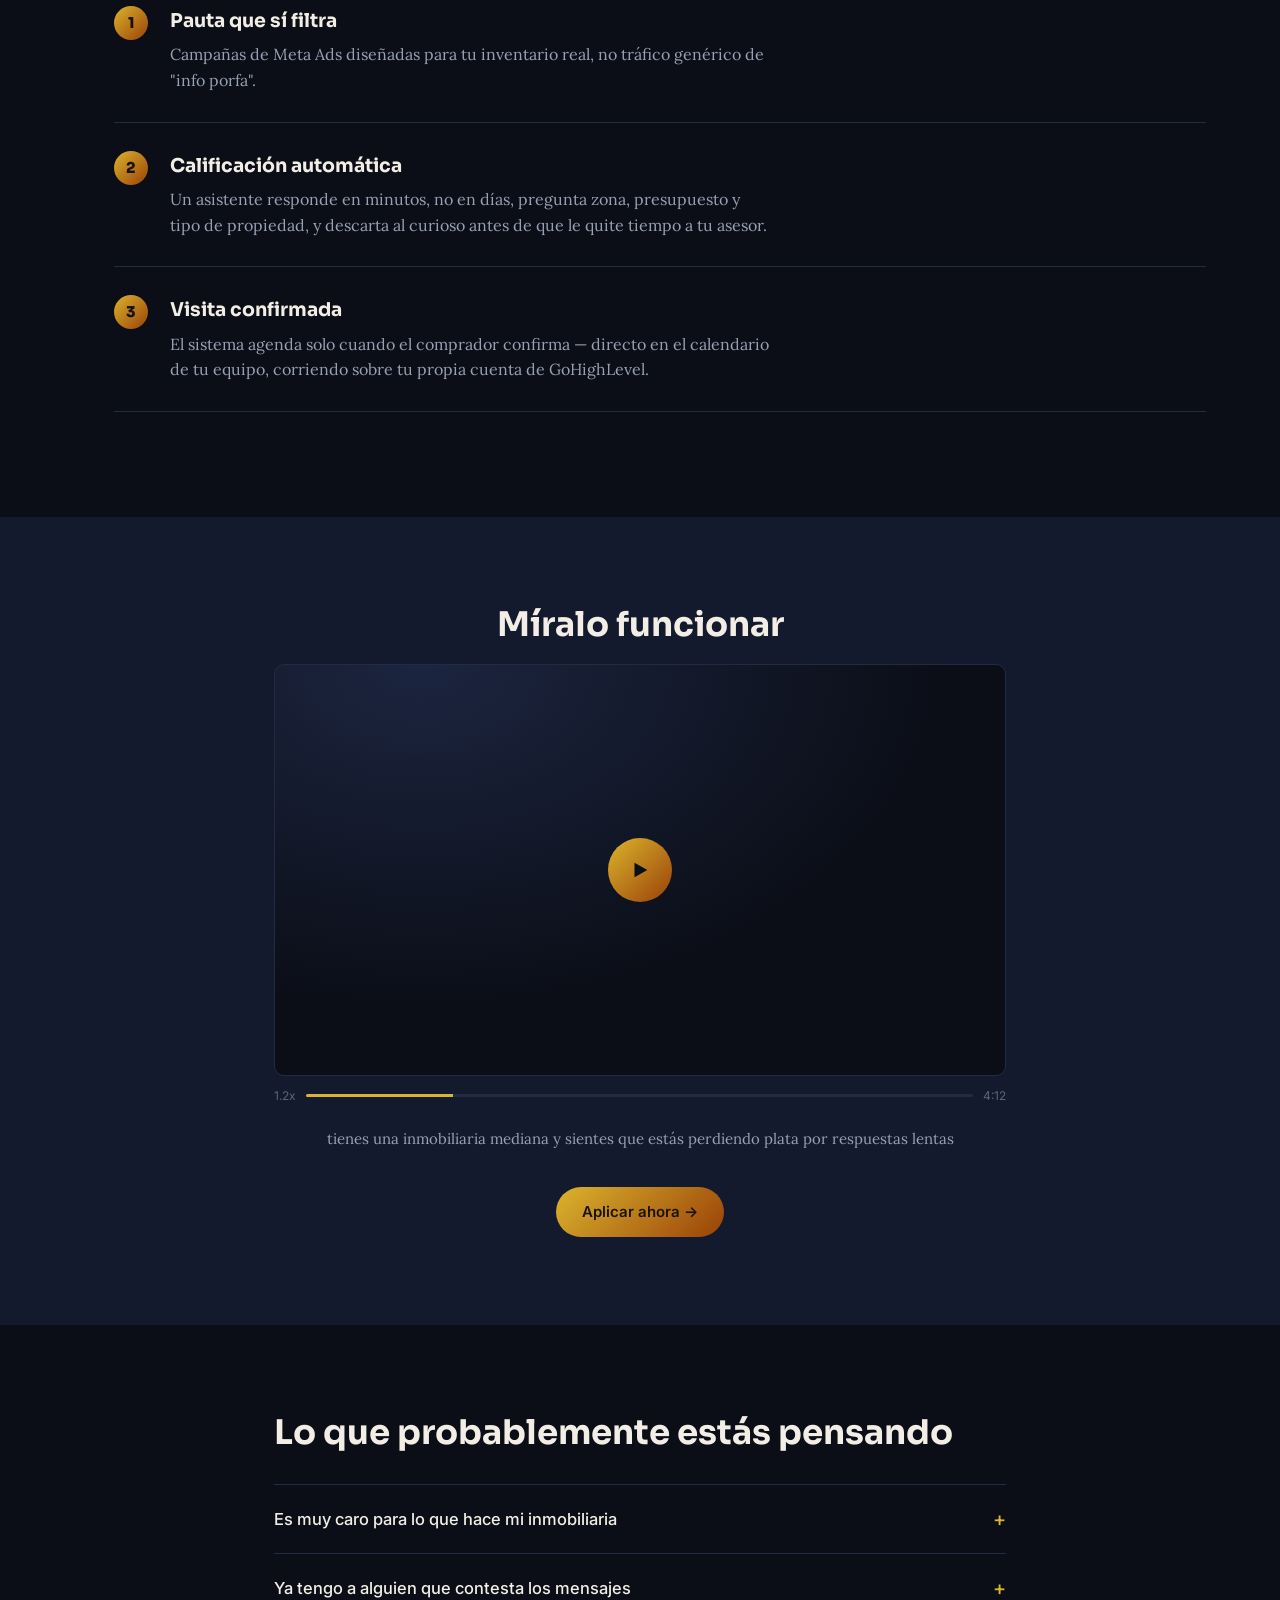
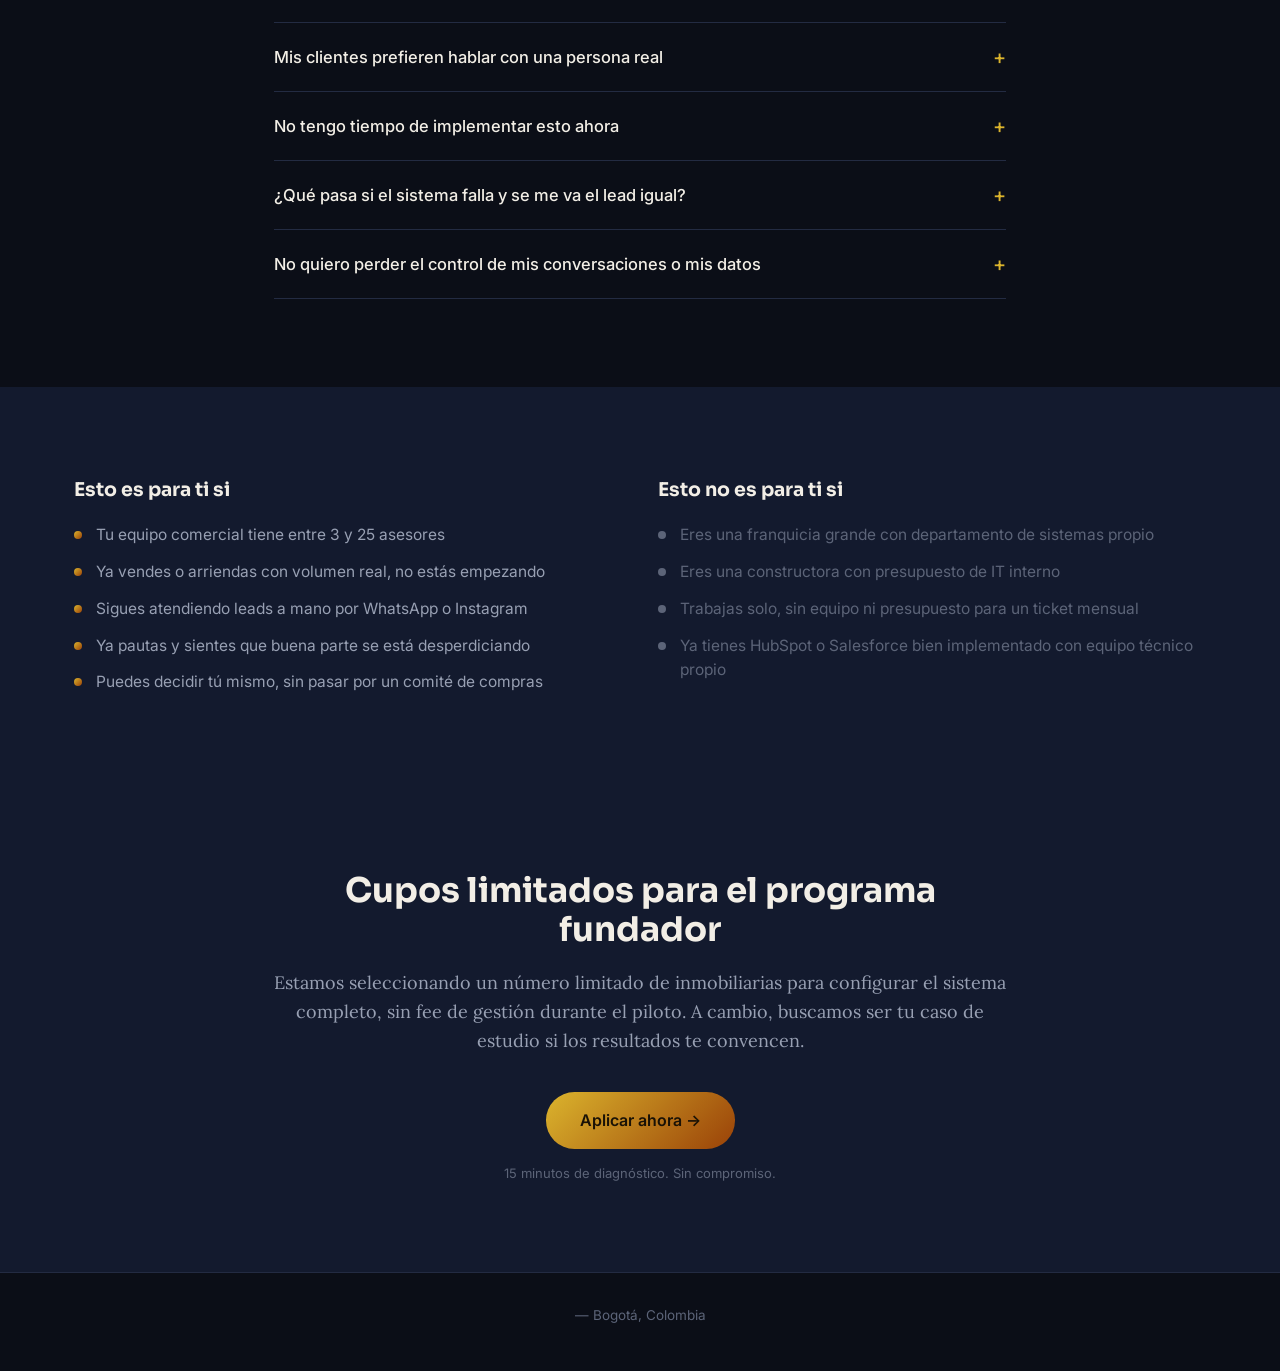
<file: Zirapp/index.html>
<!DOCTYPE html>
<html lang="es">
<head>
<meta charset="UTF-8">
<meta name="viewport" content="width=device-width, initial-scale=1.0">
<title>ALTIPLANO — Visitas calificadas para inmobiliarias</title>
<meta name="description" content="Automatizamos la captación y calificación de leads para inmobiliarias medianas en Colombia. Meta Ads + IA + agenda automática, corriendo sobre tu propia cuenta.">
<link rel="preconnect" href="https://fonts.googleapis.com">
<link href="https://fonts.googleapis.com/css2?family=Sora:wght@400;600;700;800&family=Lora:ital,wght@0,400;0,500;1,400&family=Inter:wght@400;500;600&display=swap" rel="stylesheet">
<link rel="stylesheet" href="styles.css">
</head>
<body>

<!-- ============ NAV ============ -->
<header class="nav">
  <div class="nav__inner">
    <a href="#top" class="nav__brand">
      <svg class="nav__mark" width="26" height="26" viewBox="256 286 596 580" xmlns="http://www.w3.org/2000/svg" xmlns:xlink="http://www.w3.org/1999/xlink" aria-hidden="true">
        <defs>
          <linearGradient id="lg1">
            <stop stop-color="#DBB42D" offset="0.45"/>
            <stop stop-color="#9A4208" offset="1"/>
          </linearGradient>
          <clipPath id="clipB" clipPathUnits="userSpaceOnUse">
            <path d="m 256.3982,286.37112 h 885.5441 V 864.1622 H 256.3982 Z m 566.93698,152.48207 -54.06715,3.96509 -33.98372,23.34236 -10.64137,33.64046 38.10296,30.55103 58.64746,-3.14576 z"/>
          </clipPath>
        </defs>
        <path fill="url(#lg1)" clip-path="url(#clipB)" d="m 263.21896,857.59775 c -0.87438,-0.87438 -1.64175,-21.37304 -1.70527,-45.55258 L 261.3982,768.08238 447.67611,582.96548 633.95403,397.84859 485.05155,397.44097 c -81.89636,-0.22419 -162.20959,-0.49033 -178.47386,-0.59143 l -29.57139,-0.1838 v -52.04565 -52.04564 l 264.36822,-0.60167 264.36821,-0.60166 v 50.72244 50.72245 l -72.73348,71.71334 C 693.00584,503.97169 611.3001,584.93076 551.44093,644.4384 l -108.83485,108.19571 122.47081,0.0356 122.47081,0.0356 -0.63669,52.63708 -0.63669,52.63707 -210.73279,0.60406 C 359.6385,858.9157 264.09334,858.47213 263.21896,857.59775 Z m 463.71082,0.0314 c -0.89167,-0.89168 -1.62123,-70.64085 -1.62123,-154.99816 0,-144.3519 0.24361,-153.39922 4.14,-153.75554 2.27699,-0.20823 42.46451,-0.48835 89.30559,-0.62249 l 85.1656,-0.24389 13.36145,-6.23325 c 27.47045,-12.81525 42.7456,-35.69246 44.2097,-66.2118 0.75453,-15.72842 0.0229,-19.97914 -5.59226,-32.49141 -7.19563,-16.034 -23.51844,-32.99853 -38.13154,-39.63064 -6.58703,-2.9895 -17.97576,-4.50329 -41.05303,-5.45676 l -31.9371,-1.31952 V 344.62004 292.5744 l 31.9371,0.1531 c 40.5178,0.19424 61.49227,4.78025 92.22203,20.1641 39.75341,19.90124 70.97791,53.82937 87.25891,94.81432 9.9137,24.9563 12.9854,45.15913 11.6007,76.2988 -1.969,44.28075 -16.3533,78.05733 -47.5335,111.61621 -17.7675,19.12291 -40.89595,35.7051 -60.67396,43.50086 -7.06296,2.78396 -13.67483,5.57662 -14.69304,6.20591 -1.52327,0.94143 71.5518,80.52097 172.7944,188.17505 10.589,11.25955 19.2527,21.63911 19.2527,23.06568 0,1.82076 -20.1643,2.59377 -67.6594,2.59377 h -67.6593 l -7.45198,-7.78301 c -4.0986,-4.28065 -15.83354,-16.52321 -26.07766,-27.20568 L 949.4683,804.7509 h -57.59104 -57.59104 l -0.6689,26.61425 -0.66891,26.61425 -52.1987,0.63551 c -28.70928,0.34954 -52.92825,-0.094 -53.81993,-0.98571 z M 863.55017,711.30531 c -13.97018,-14.96312 -26.30451,-27.20568 -27.40962,-27.20568 -1.10511,0 -2.00929,12.24256 -2.00929,27.20568 v 27.20568 h 27.40962 27.40962 z M 761.43452,516.21974 c -18.13763,-8.23352 -25.61145,-27.75309 -17.57906,-45.91165 6.09462,-13.7779 16.45286,-20.39305 31.95087,-20.40501 20.53122,-0.0158 35.45639,14.42993 35.45639,34.3175 0,13.75954 -6.99482,24.89331 -19.67822,31.32214 -12.73228,6.45361 -17.20355,6.55401 -30.14998,0.67702 z"/>
      </svg>
      <span><!-- TODO: confirmar nombre de marca --></span>
    </a>
    <a href="#aplicar" class="btn btn--nav">Aplicar</a>
  </div>
</header>

<main id="top">

  <!-- ============ HERO ============ -->
  <section class="hero">
    <div class="hero__grid">
      <div class="hero__left">
        <p class="eyebrow"><span class="eyebrow__dot"></span>Para inmobiliarias con 3 a 25 asesores comerciales</p>
        <h1 class="hero__headline">El lead no se fue<br>por precio.<br>Se fue porque otro<br>contestó primero.</h1>
      </div>
      <div class="hero__right">
        <p>Lo sabes porque te ha pasado. Un comprador escribe un viernes a las nueve de la noche preguntando por un apartamento de cuatrocientos millones. Nadie contesta hasta el lunes. El sábado, ese mismo comprador ya estaba viendo la propiedad con otra inmobiliaria — la que sí le contestó en veinte minutos.</p>
        <p>Mientras tanto, tu equipo se la pasa respondiendo lo mismo cincuenta veces al día: "¿sigue disponible?", "¿cuál es el precio?", "¿puedo agendar visita?". Cada asesor maneja sus chats en su propio celular. No hay registro centralizado, y el que no compró en el primer contacto simplemente se pierde.</p>
        <p class="hero__punch">No perdiste la venta por el precio del apartamento. La perdiste por veinte minutos de silencio en WhatsApp.</p>
        <div class="cta-block">
          <a href="#aplicar" class="btn btn--primary">Aplicar ahora →</a>
          <p class="cta-block__note">Seleccionando inmobiliarias fundadoras — cupos limitados este mes.</p>
        </div>
      </div>
    </div>
  </section>

  <!-- ============ EL COSTO REAL ============ -->
  <section class="section section--alt">
    <div class="container">
      <h2 class="section__title">Esto no es un gasto hipotético</h2>
      <p class="section__lead">Una sola venta de vivienda usada en Colombia suele dejar una comisión cercana al 3% del valor. El problema no es que te falten leads — es que no puedes medir cuánta plata estás dejando de ganar cada mes por respuestas lentas, hasta que alguien te lo hace visible.</p>

      <div class="stat-row">
        <div class="stat">
          <span class="stat__num">$12M</span>
          <span class="stat__label">comisión aproximada de una venta de $400M COP — lo que cuesta perder un solo lead bueno</span>
        </div>
        <div class="stat">
          <span class="stat__num">20 min</span>
          <span class="stat__label">lo que le suele tomar a la competencia contestar antes que tú</span>
        </div>
        <div class="stat">
          <span class="stat__num">50–500</span>
          <span class="stat__label">leads al mes que probablemente ya te están llegando y atendiendo a mano</span>
        </div>
      </div>

      <p class="section__foot">En arriendo el efecto es más rápido todavía: perder un lead un viernes en la noche significa que la competencia lo cierra el sábado — y esa unidad puede tardar semanas en volver a generar interés real.</p>
    </div>
  </section>

  <!-- ============ MECANISMO ============ -->
  <section class="section">
    <div class="container">
      <h2 class="section__title">Así funciona</h2>
      <ol class="steps">
        <li class="step">
          <span class="step__num">1</span>
          <div>
            <h3>Pauta que sí filtra</h3>
            <p>Campañas de Meta Ads diseñadas para tu inventario real, no tráfico genérico de "info porfa".</p>
          </div>
        </li>
        <li class="step">
          <span class="step__num">2</span>
          <div>
            <h3>Calificación automática</h3>
            <p>Un asistente responde en minutos, no en días, pregunta zona, presupuesto y tipo de propiedad, y descarta al curioso antes de que le quite tiempo a tu asesor.</p>
          </div>
        </li>
        <li class="step">
          <span class="step__num">3</span>
          <div>
            <h3>Visita confirmada</h3>
            <p>El sistema agenda solo cuando el comprador confirma — directo en el calendario de tu equipo, corriendo sobre tu propia cuenta de GoHighLevel.</p>
          </div>
        </li>
      </ol>
    </div>
  </section>

  <!-- ============ VSL ============ -->
  <section class="section section--alt">
    <div class="container container--narrow">
      <h2 class="section__title section__title--center">Míralo funcionar</h2>

      <div class="video" id="video" role="button" tabindex="0" aria-label="Reproducir video">
        <div class="video__frame">
          <button class="video__play" aria-hidden="true">
            <svg width="22" height="22" viewBox="0 0 24 24" fill="none"><path d="M6 4L20 12L6 20V4Z" fill="#0B0E17"/></svg>
          </button>
        </div>
        <div class="video__bar">
          <span class="video__speed">1.2x</span>
          <div class="video__track"><div class="video__progress"></div></div>
          <span class="video__time">4:12</span>
        </div>
      </div>
      <p class="video__caption">tienes una inmobiliaria mediana y sientes que estás perdiendo plata por respuestas lentas</p>

      <div class="cta-block cta-block--center">
        <a href="#aplicar" class="btn btn--primary">Aplicar ahora →</a>
      </div>
    </div>
  </section>

  <!-- ============ OBJECIONES ============ -->
  <section class="section">
    <div class="container container--narrow">
      <h2 class="section__title">Lo que probablemente estás pensando</h2>
      <div class="faq">

        <div class="faq__item">
          <button class="faq__q">Es muy caro para lo que hace mi inmobiliaria</button>
          <div class="faq__a"><p>Un solo lead perdido por no contestar a tiempo puede costarte más que el setup completo del sistema. No lo compares contra "nada" — compáralo contra la comisión que ya estás dejando ir.</p></div>
        </div>

        <div class="faq__item">
          <button class="faq__q">Ya tengo a alguien que contesta los mensajes</button>
          <div class="faq__a"><p>Esa persona no contesta a las dos de la mañana ni un domingo. El sistema no reemplaza a tu asesor — filtra antes de que la conversación le llegue, para que solo reciba visitas que ya vale la pena agendar.</p></div>
        </div>

        <div class="faq__item">
          <button class="faq__q">Mis clientes prefieren hablar con una persona real</button>
          <div class="faq__a"><p>Y van a hablar con una. El sistema califica primero — zona, presupuesto, tipo de propiedad — y tu asesor entra en la conversación cuando ya vale la pena su tiempo, no antes.</p></div>
        </div>

        <div class="faq__item">
          <button class="faq__q">No tengo tiempo de implementar esto ahora</button>
          <div class="faq__a"><p>La implementación la hacemos nosotros. Tu equipo no configura nada — simplemente empieza a recibir visitas ya agendadas en el calendario.</p></div>
        </div>

        <div class="faq__item">
          <button class="faq__q">¿Qué pasa si el sistema falla y se me va el lead igual?</button>
          <div class="faq__a"><p>Cuando algo no se puede resolver automáticamente, se avisa a un asesor humano en tiempo real — nunca se queda un lead esperando en silencio sin que alguien de tu equipo se entere.</p></div>
        </div>

        <div class="faq__item">
          <button class="faq__q">No quiero perder el control de mis conversaciones o mis datos</button>
          <div class="faq__a"><p>Todo corre sobre tu propia cuenta — tu WhatsApp, tu CRM, tus datos. Configuramos el sistema, no nos quedamos con tu información.</p></div>
        </div>

      </div>
    </div>
  </section>

  <!-- ============ PARA QUIÉN ES ============ -->
  <section class="section section--alt">
    <div class="container">
      <div class="fit">
        <div class="fit__col">
          <h3>Esto es para ti si</h3>
          <ul>
            <li>Tu equipo comercial tiene entre 3 y 25 asesores</li>
            <li>Ya vendes o arriendas con volumen real, no estás empezando</li>
            <li>Sigues atendiendo leads a mano por WhatsApp o Instagram</li>
            <li>Ya pautas y sientes que buena parte se está desperdiciando</li>
            <li>Puedes decidir tú mismo, sin pasar por un comité de compras</li>
          </ul>
        </div>
        <div class="fit__col fit__col--muted">
          <h3>Esto no es para ti si</h3>
          <ul>
            <li>Eres una franquicia grande con departamento de sistemas propio</li>
            <li>Eres una constructora con presupuesto de IT interno</li>
            <li>Trabajas solo, sin equipo ni presupuesto para un ticket mensual</li>
            <li>Ya tienes HubSpot o Salesforce bien implementado con equipo técnico propio</li>
          </ul>
        </div>
      </div>
    </div>
  </section>

  <!-- ============ CTA FINAL ============ -->
  <section class="section hero--final" id="aplicar">
    <div class="container container--narrow" style="text-align:center">
      <h2 class="section__title section__title--center">Cupos limitados para el programa fundador</h2>
      <p class="section__lead" style="margin-left:auto;margin-right:auto">Estamos seleccionando un número limitado de inmobiliarias para configurar el sistema completo, sin fee de gestión durante el piloto. A cambio, buscamos ser tu caso de estudio si los resultados te convencen.</p>
      <div class="cta-block cta-block--center">
        <!-- TODO: reemplazar con el link real de agendamiento (Calendly / WhatsApp) -->
        <a href="#" class="btn btn--primary btn--large">Aplicar ahora →</a>
        <p class="cta-block__note">15 minutos de diagnóstico. Sin compromiso.</p>
      </div>
    </div>
  </section>

</main>

<footer class="footer">
  <div class="container footer__inner">
    <span><!-- TODO: nombre de marca --> — Bogotá, Colombia</span>
    <div class="footer__links">
      <a href="#"><!-- TODO: Instagram --></a>
      <a href="#"><!-- TODO: LinkedIn --></a>
    </div>
  </div>
</footer>

<script src="script.js"></script>
</body>
</html>
</file>
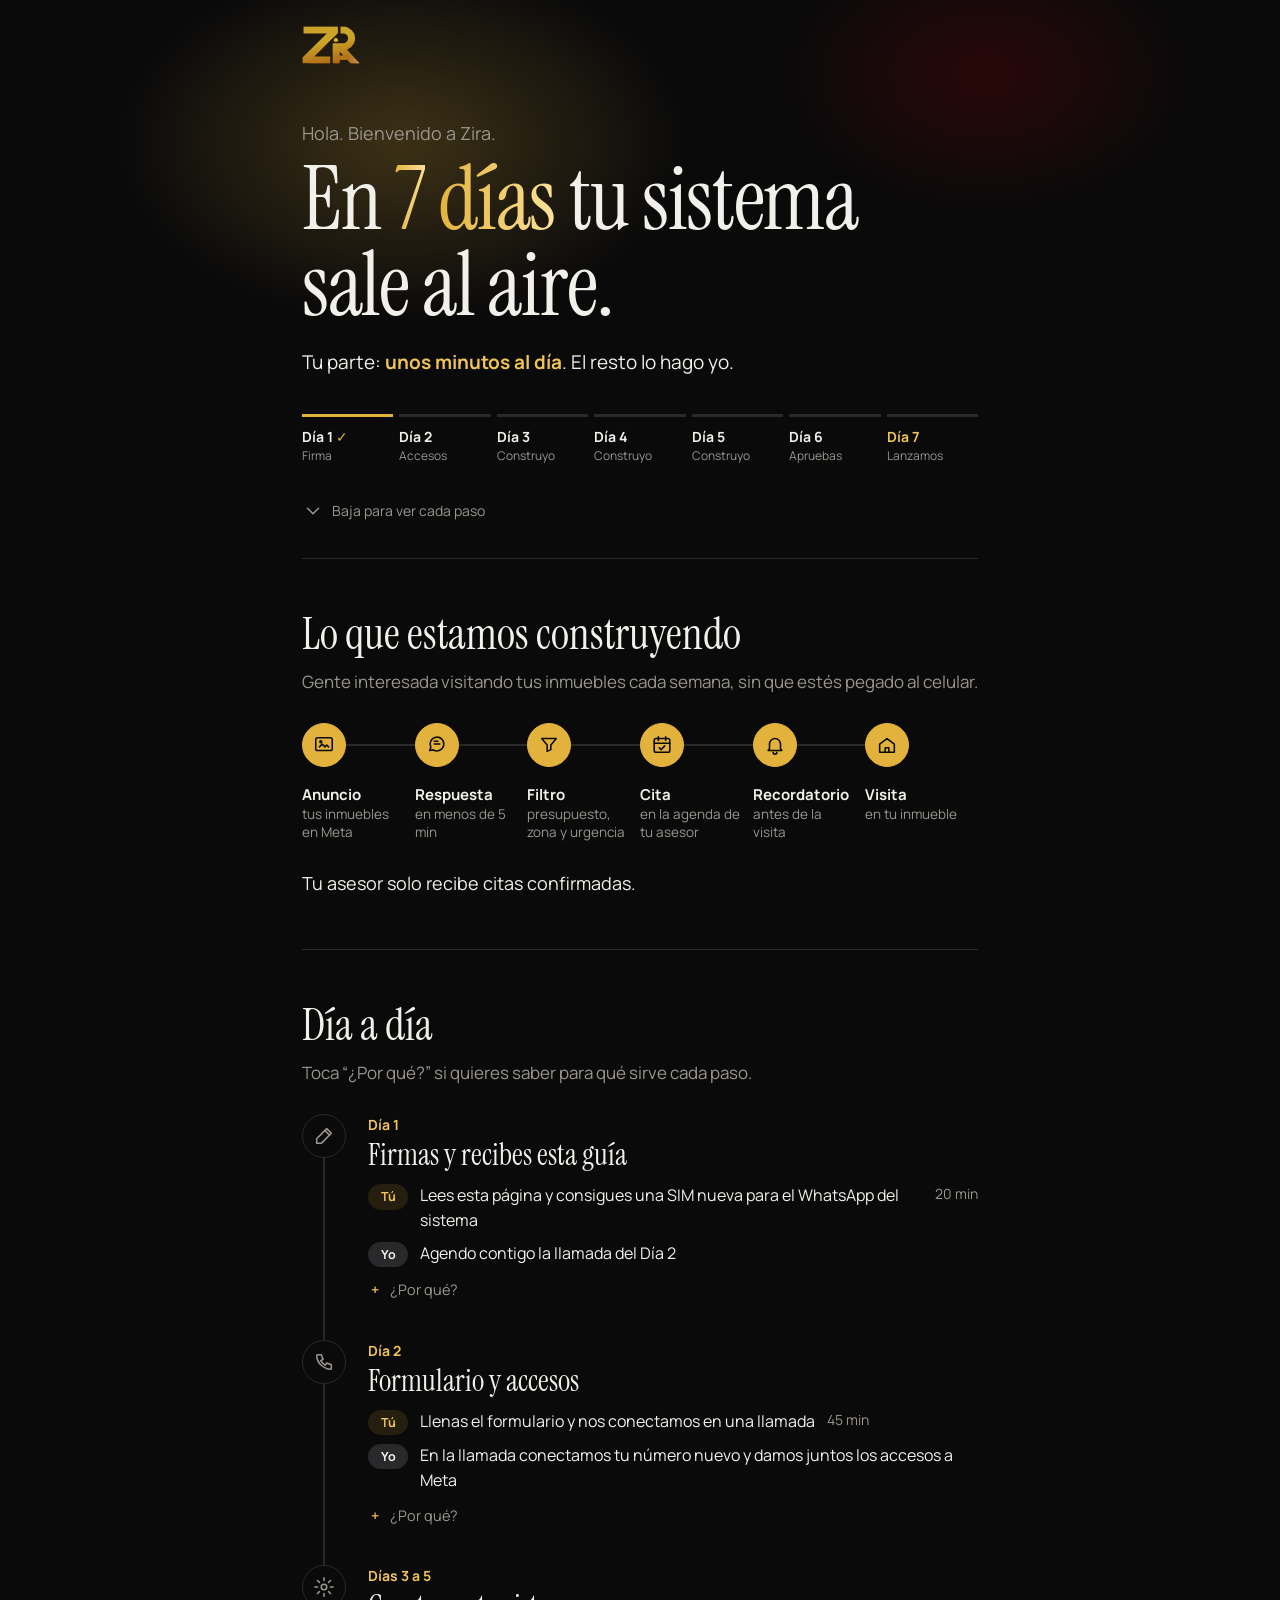
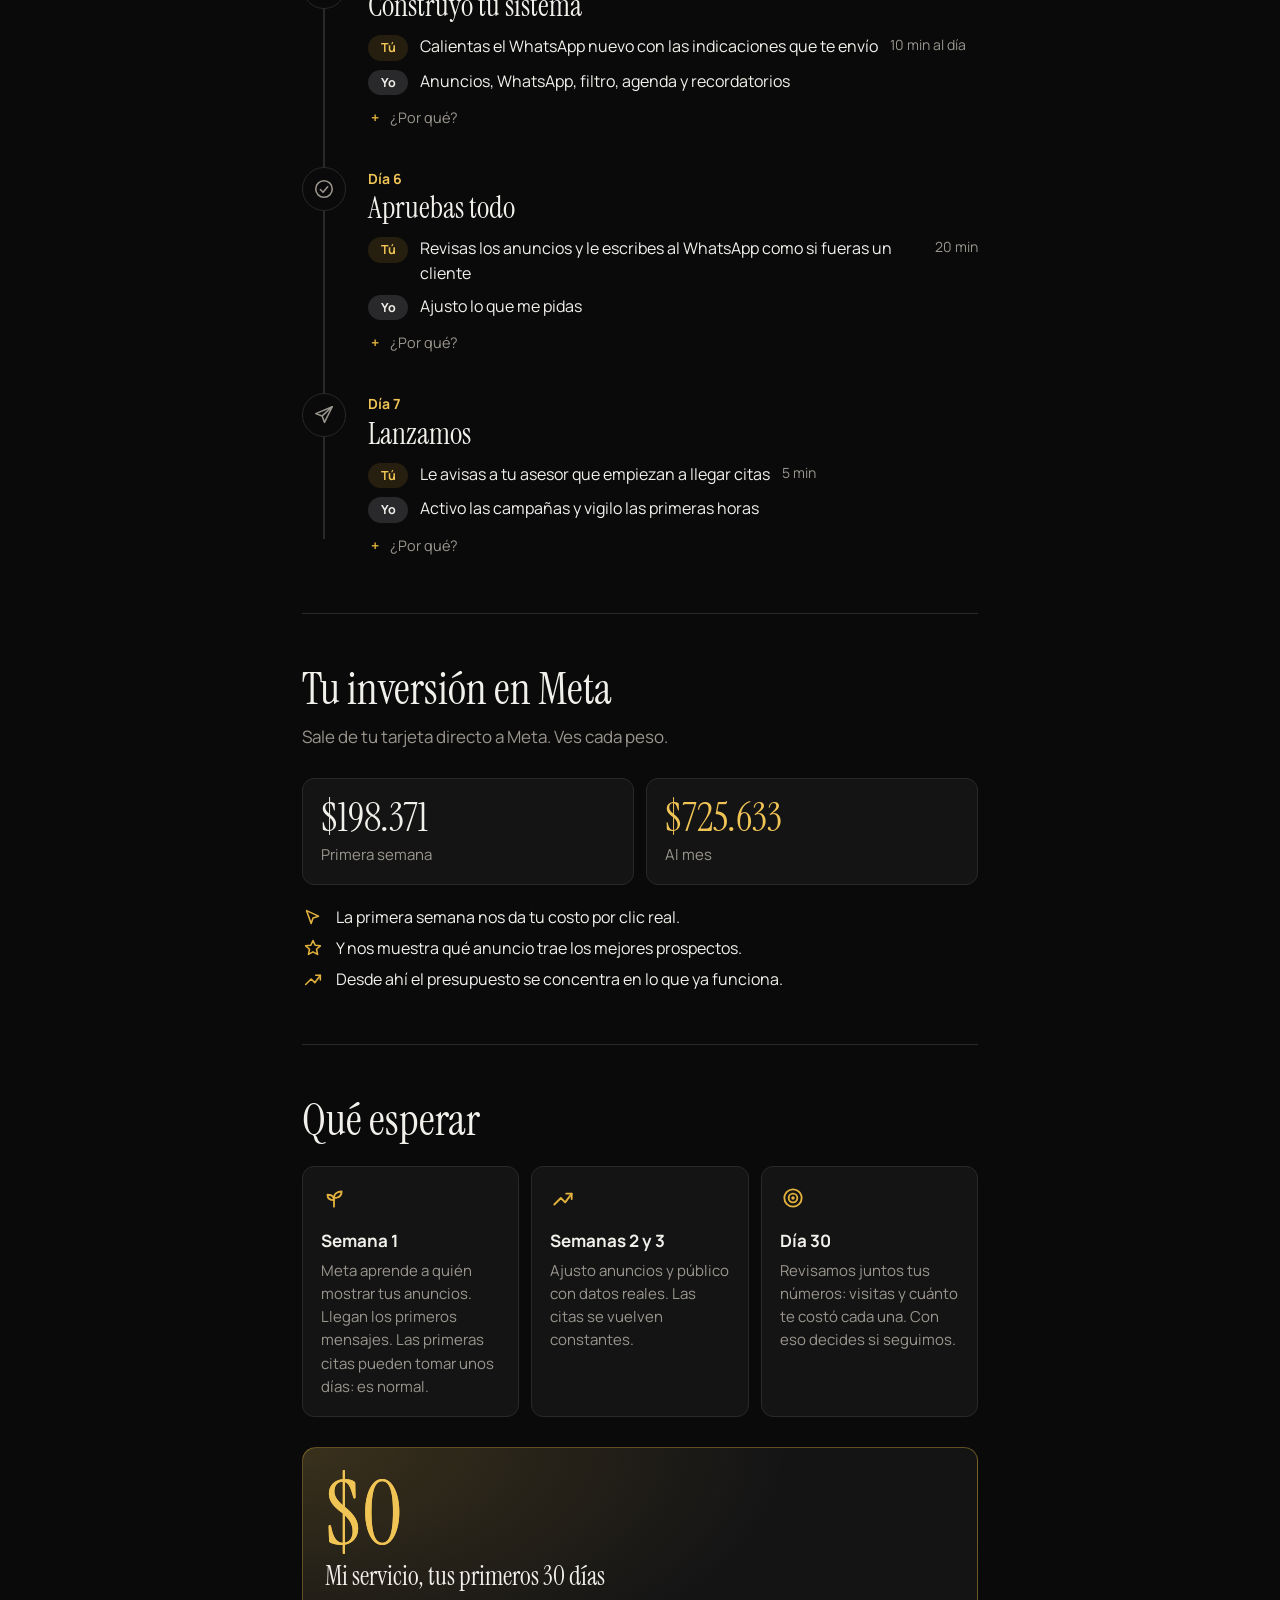
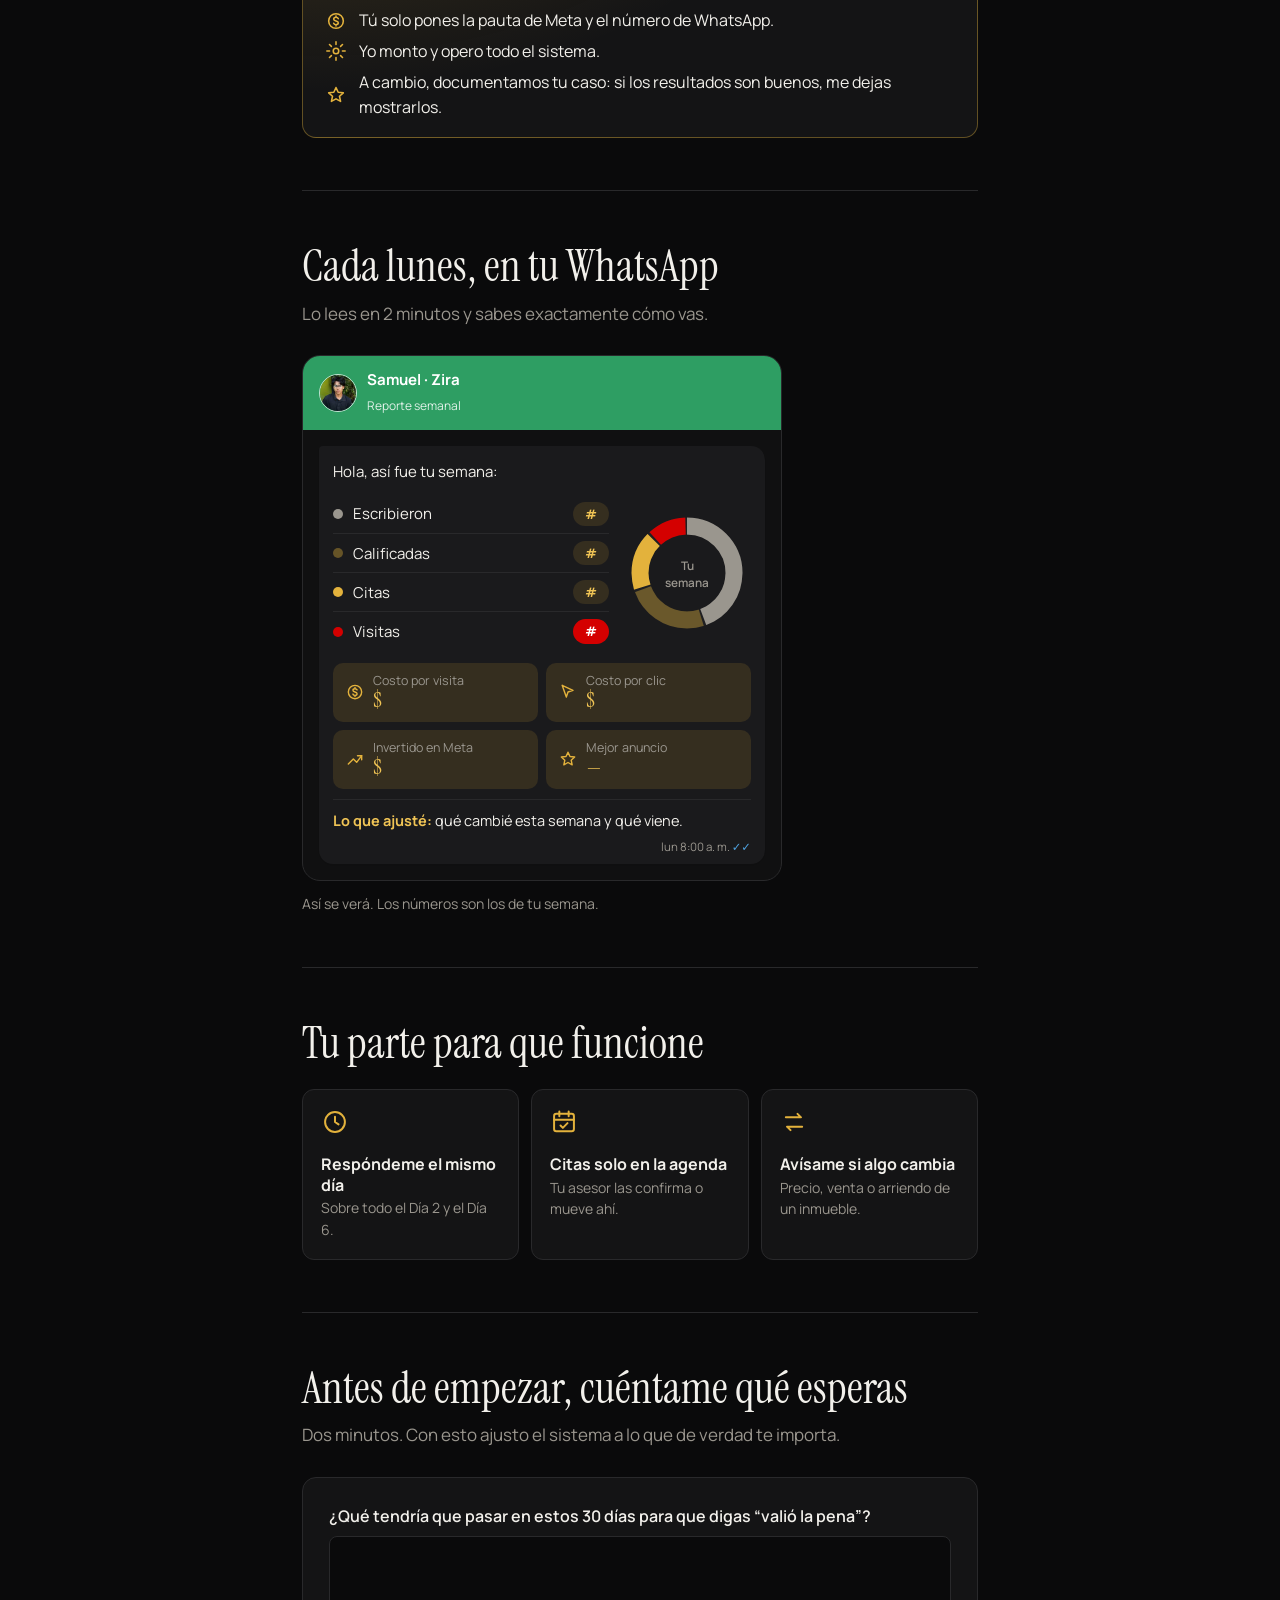
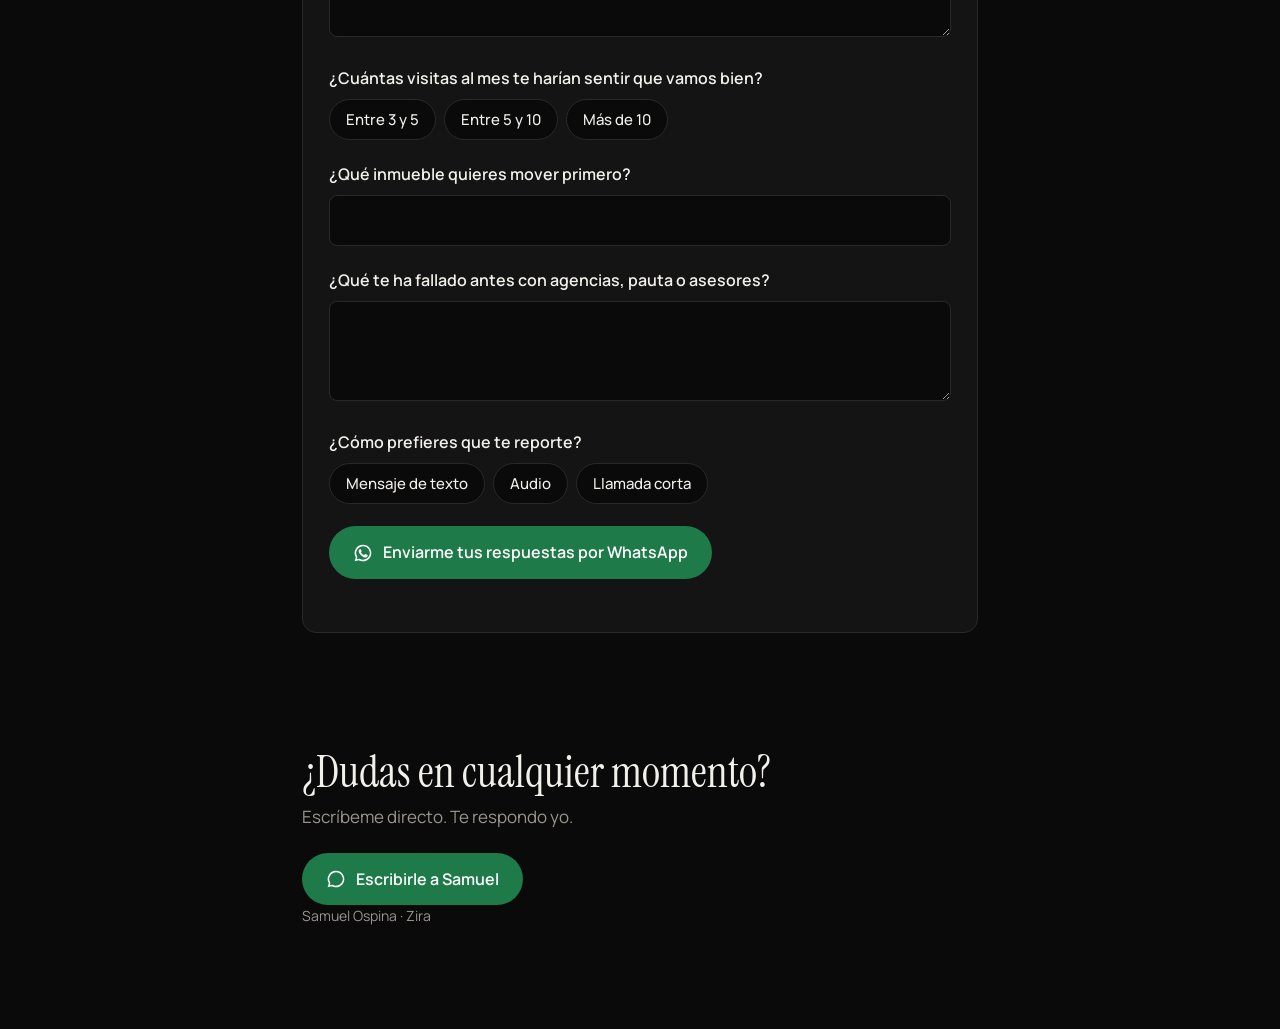
<file: Onboarding.html>
<!DOCTYPE html>
<html lang="es" style="background:#0A0A0B">
<head>
<meta charset="utf-8">
<meta name="viewport" content="width=device-width, initial-scale=1, viewport-fit=cover">
<title>Zira · Tus primeros 7 días</title>
<link rel="preconnect" href="https://fonts.googleapis.com">
<link rel="preconnect" href="https://fonts.gstatic.com" crossorigin>
<link href="https://fonts.googleapis.com/css2?family=Instrument+Serif&family=Manrope:wght@400;500;600;700&display=swap" rel="stylesheet">
<style>
:root{
  --bg:#0A0A0B; --surface:#141415; --ink:#F2F0EB; --muted:#9A968E; --line:#29292B;
  --gold:#E3B23C; --gold-ink:#F0C455; --gold-soft:rgba(227,178,60,.13); --gold-mid:rgba(227,178,60,.38); --red:#D40000;
  --wa:#2E9E63; --wa-bg:rgba(46,158,99,.14); --bubble:#1A1A1C; --chat:#101011;
  --serif:"Instrument Serif", Georgia, "Times New Roman", serif;
  --sans:"Manrope", system-ui, -apple-system, "Segoe UI", Roboto, sans-serif;
  color-scheme: dark; box-sizing:border-box;
  padding-top:env(safe-area-inset-top,0px); padding-bottom:env(safe-area-inset-bottom,0px);
}
@media (prefers-color-scheme: dark){
  :root:not([data-theme="light"]){
    --bg:#0A0A0B; --surface:#141415; --ink:#F2F0EB; --muted:#9A968E; --line:#29292B;
    --gold:#E3B23C; --gold-ink:#F0C455; --gold-soft:rgba(227,178,60,.13); --gold-mid:rgba(227,178,60,.38); --red:#D40000;
    --wa:#2E9E63; --wa-bg:rgba(46,158,99,.14); --bubble:#1A1A1C; --chat:#101011;
    color-scheme: dark;
  }
}
:root[data-theme="dark"]{
  --bg:#0A0A0B; --surface:#141415; --ink:#F2F0EB; --muted:#9A968E; --line:#29292B;
  --gold:#E3B23C; --gold-ink:#F0C455; --gold-soft:rgba(227,178,60,.13); --gold-mid:rgba(227,178,60,.38); --red:#D40000;
  --wa:#2E9E63; --wa-bg:rgba(46,158,99,.14); --bubble:#1A1A1C; --chat:#101011;
  color-scheme: dark;
}
*,*::before,*::after{box-sizing:border-box}
html{scroll-padding-top:env(safe-area-inset-top,0px);-webkit-text-size-adjust:100%}
body{margin:0;background:var(--bg);color:var(--ink);font-family:var(--sans);font-size:17px;line-height:1.55}
.wrap{max-width:720px;margin:0 auto;padding:0 22px}
:focus-visible{outline:2px solid var(--gold);outline-offset:3px;border-radius:4px}
svg.i{width:22px;height:22px;flex:none;stroke:currentColor;fill:none;stroke-width:1.7;stroke-linecap:round;stroke-linejoin:round}

.top{display:flex;justify-content:space-between;align-items:center;padding:26px 0 0}
.mark{font-family:var(--serif);font-size:28px}
.mark span{color:var(--gold)}
.top small{color:var(--muted);font-size:14px}

.hero{padding:56px 0 36px}
.hello{color:var(--muted);font-size:18px;margin:0 0 8px}
h1{font-family:var(--serif);font-weight:400;font-size:clamp(50px,12vw,88px);line-height:.98;margin:0 0 20px;letter-spacing:-.015em}
.lead{font-size:19px;margin:0}
.lead b{color:var(--gold-ink);font-weight:700}

.week{display:grid;grid-template-columns:repeat(7,1fr);gap:6px;margin:36px 0 0}
.day{border-top:3px solid var(--line);padding-top:9px;min-width:0}
.day b{display:block;font-weight:700;font-size:14px}
.day i{display:block;font-style:normal;color:var(--muted);font-size:12px;white-space:nowrap;overflow:hidden;text-overflow:ellipsis}
.day.done{border-color:var(--gold)}
.day.done b::after{content:" ✓";color:var(--gold)}
.day.today{border-color:var(--gold);border-top-width:5px;padding-top:7px}
.day.today i{color:var(--gold-ink);font-weight:700}
.day.launch b{color:var(--gold-ink)}
.scroll{margin:34px 0 0;color:var(--muted);font-size:14px;display:flex;align-items:center;gap:8px}
.scroll svg{animation:nudge 1.8s ease-in-out infinite}
@keyframes nudge{50%{transform:translateY(4px)}}

section{padding:52px 0}
h2{font-family:var(--serif);font-weight:400;font-size:clamp(32px,5.4vw,44px);line-height:1.08;margin:0 0 10px}
.sub{color:var(--muted);margin:0 0 28px}
hr.rule{border:0;border-top:1px solid var(--line);margin:0}

/* flow */
.flow{list-style:none;margin:0;padding:0;display:grid;grid-template-columns:repeat(6,1fr)}
.flow li{position:relative;padding:62px 8px 0 0;font-size:13.5px;line-height:1.3;color:var(--muted)}
.flow .ic{position:absolute;top:0;left:0;width:44px;height:44px;border-radius:50%;display:grid;place-items:center;border:1.5px solid var(--line);background:var(--surface);color:var(--muted);transition:all .4s ease;z-index:1}
.flow li::after{content:"";position:absolute;top:21px;left:44px;right:0;height:2px;background:var(--line)}
.flow li:last-child::after{display:none}
.flow .bar{position:absolute;top:21px;left:44px;right:0;height:2px;background:var(--gold);transform:scaleX(0);transform-origin:left;transition:transform .45s ease;z-index:0}
.flow li:last-child .bar{display:none}
.flow strong{display:block;color:var(--ink);font-weight:700;font-size:15px;margin-bottom:2px}
.flow li.lit .ic{border-color:var(--gold);background:var(--gold);color:var(--bg)}
.flow li.lit .bar{transform:scaleX(1)}
.flow-note{margin:28px 0 0;font-size:18px}

/* steps */
.tl{position:relative;margin:0;padding:0;list-style:none}
.tl::before{content:"";position:absolute;left:21px;top:22px;bottom:22px;width:2px;background:var(--line)}
.tl .fill{position:absolute;left:21px;top:22px;width:2px;height:calc((100% - 44px) * var(--p,0));background:var(--gold)}
.step{position:relative;padding:0 0 34px 66px}
.step:last-child{padding-bottom:0}
.node{position:absolute;left:0;top:0;width:44px;height:44px;border-radius:50%;display:grid;place-items:center;border:1.5px solid var(--line);background:var(--bg);color:var(--muted);transition:all .3s}
.step.reached .node{border-color:var(--gold);background:var(--gold);color:var(--bg)}
.when{display:flex;gap:10px;align-items:center;flex-wrap:wrap;margin:0 0 2px;min-height:22px}
.when b{font-weight:700;font-size:14px;color:var(--gold-ink)}
.when i{font-style:normal;color:var(--muted);font-size:14px}
.chip{font-size:12px;font-weight:700;color:#fff;background:var(--red);padding:2px 9px;border-radius:20px}
.step h3{font-family:var(--serif);font-weight:400;font-size:30px;line-height:1.1;margin:0 0 12px}
.row{display:flex;gap:12px;align-items:flex-start;margin:0 0 8px;font-size:16px}
.tag{flex:none;font-size:12.5px;font-weight:700;padding:3px 10px;border-radius:20px;margin-top:1px;min-width:40px;text-align:center}
.tag.you{background:var(--gold-soft);color:var(--gold-ink)}
.tag.me{background:var(--line);color:var(--ink)}
.row .t{color:var(--muted);white-space:nowrap;font-size:14px}
.why button{all:unset;cursor:pointer;font-size:14.5px;color:var(--muted);display:inline-flex;gap:8px;align-items:center;padding:4px 0}
.why button:hover{color:var(--ink)}
.why button:focus-visible{outline:2px solid var(--gold);outline-offset:3px;border-radius:4px}
.why .pl{display:inline-block;width:14px;text-align:center;color:var(--gold);font-weight:700;transition:transform .25s ease}
.why button[aria-expanded="true"] .pl{transform:rotate(45deg)}
.why .pan{display:grid;grid-template-rows:0fr;transition:grid-template-rows .3s ease}
.why .pan>div{overflow:hidden}
.why .pan p{margin:4px 0 0;padding-left:14px;border-left:2px solid var(--gold-mid);font-size:15.5px}
.why.open .pan{grid-template-rows:1fr}

/* money */
.money{display:grid;grid-template-columns:1fr 1fr;gap:12px}
.money div{border:1px solid var(--line);border-radius:12px;padding:18px;background:var(--surface)}
.money .n{font-family:var(--serif);font-size:40px;line-height:1;display:block;margin-bottom:6px}
.money div:last-child .n{color:var(--gold-ink)}
.money p{margin:0;font-size:15px;color:var(--muted)}
.how{display:grid;grid-template-columns:auto 1fr;gap:6px 12px;align-items:center;margin:20px 0 0;font-size:16px}
.how .i{color:var(--gold)}

/* expectations */
.phases{display:grid;grid-template-columns:repeat(3,1fr);gap:12px}
.phase{border:1px solid var(--line);border-radius:12px;padding:18px;background:var(--surface)}
.phase .i{color:var(--gold);width:26px;height:26px}
.phase b{display:block;font-weight:700;margin:10px 0 4px}
.phase p{margin:0;font-size:15px;color:var(--muted)}
.chart{margin:30px 0 0;border:1px solid var(--line);border-radius:14px;padding:22px 22px 18px;background:var(--surface)}
.chart h3{font-family:var(--serif);font-weight:400;font-size:26px;margin:0 0 18px;line-height:1.15}
.bars{display:grid;grid-template-columns:repeat(3,1fr);gap:16px;align-items:end;height:190px}
.col{display:flex;flex-direction:column;justify-content:flex-end;height:100%;text-align:center}
.col .v{font-family:var(--serif);font-size:34px;line-height:1;margin-bottom:6px}
.col .b{border-radius:8px 8px 3px 3px;height:0;transition:height .8s cubic-bezier(.2,.7,.2,1)}
.col.g .b{background:var(--gold)}
.col.m .b{background:repeating-linear-gradient(135deg,var(--gold-soft) 0 8px,var(--gold-mid) 8px 10px);border:1.5px dashed var(--gold)}
.col .l{font-size:14px;font-weight:700;margin-top:8px}
.col .s{font-size:12.5px;color:var(--muted)}
.col.g .s{color:var(--gold-ink);font-weight:600}
.chart .fine{margin:16px 0 0;font-size:14px;color:var(--muted)}
.chart.free{border-color:var(--gold-mid);background:radial-gradient(120% 140% at 0% 0%,rgba(227,178,60,.18),transparent 60%),var(--surface)}
.chart.free .fv{display:block;font-family:var(--serif);font-size:clamp(64px,16vw,88px);line-height:1;color:var(--gold-ink)}
.chart.free h3{margin:4px 0 16px}

/* report */
.phone{max-width:480px;border-radius:18px;overflow:hidden;border:1px solid var(--line);background:var(--chat)}
.phone header{display:flex;align-items:center;gap:10px;background:var(--wa);color:#fff;padding:12px 16px}
.phone header .av{width:38px;height:38px;border-radius:50%;object-fit:cover;flex:none;border:1.5px solid rgba(255,255,255,.7)}
.phone header b{display:block;font-size:15px}
.phone header small{font-size:12px;opacity:.85}
.msgs{padding:16px}
.bubble{background:var(--bubble);border-radius:4px 14px 14px 14px;padding:14px 14px 8px;box-shadow:0 1px 1px rgba(0,0,0,.06)}
.bubble .hi{margin:0 0 12px;font-size:15px}
.mrow{display:flex;align-items:center;gap:10px;padding:7px 0;border-top:1px solid var(--line);font-size:15px}
.mrow .i{color:var(--gold);width:20px;height:20px}
.mrow span{flex:1}
.mrow em{font-style:normal;font-weight:700;background:var(--gold-soft);color:var(--gold-ink);border-radius:20px;padding:2px 12px;font-size:13px}
.mrow.key em{background:var(--red);color:#fff}
.bubble .adj{margin:10px 0 0;font-size:14.5px;border-top:1px solid var(--line);padding-top:10px}
.bubble .adj b{color:var(--gold-ink)}
/* motion de íconos */
svg.i.dw{stroke-dasharray:1 1;stroke-dashoffset:1;transition:stroke-dashoffset 1.1s cubic-bezier(.4,.1,.2,1)}
svg.i.dw.on{stroke-dashoffset:0}
.step.reached .node svg{animation:pop .5s ease}
@keyframes pop{40%{transform:scale(1.25)}}
.flow li.lit .ic{animation:glow 2.8s ease-in-out infinite}
.flow li.lit:nth-child(2) .ic{animation-delay:.4s}.flow li.lit:nth-child(3) .ic{animation-delay:.8s}
.flow li.lit:nth-child(4) .ic{animation-delay:1.2s}.flow li.lit:nth-child(5) .ic{animation-delay:1.6s}.flow li.lit:nth-child(6) .ic{animation-delay:2s}
@keyframes glow{0%,100%{box-shadow:0 0 0 0 rgba(227,178,60,0)}50%{box-shadow:0 0 0 6px rgba(227,178,60,.16)}}
.chip{animation:beat 2.2s ease-in-out infinite}
@keyframes beat{0%,100%{box-shadow:0 0 0 0 rgba(212,0,0,.5)}60%{box-shadow:0 0 0 7px rgba(212,0,0,0)}}
.tile .i,.phase .i{transition:transform .25s ease}
.tile:hover .i,.phase:hover .i{transform:translateY(-2px) rotate(-6deg)}
@media (prefers-reduced-motion: reduce){svg.i.dw{stroke-dashoffset:0}}
.split{display:grid;grid-template-columns:1fr 128px;gap:14px;align-items:center}
.mlist .mrow:first-child{border-top:0}
.dt{width:10px;height:10px;border-radius:50%;flex:none}
.donut{width:128px;height:128px;transform:rotate(-90deg)}
.donut .sg{stroke-dasharray:0 276.5;transition:stroke-dasharray .9s cubic-bezier(.2,.7,.2,1)}
.donut text{transform:rotate(90deg);transform-origin:60px 60px;fill:var(--muted);font-family:var(--sans);font-size:11px;font-weight:600}
.kpis{display:grid;grid-template-columns:1fr 1fr;gap:8px;margin-top:12px}
.kpis div{display:grid;grid-template-columns:auto 1fr;grid-template-rows:auto auto;column-gap:8px;background:var(--gold-soft);border-radius:10px;padding:10px 12px}
.kpis .i{grid-row:span 2;color:var(--gold);width:20px;height:20px;align-self:center}
.kpis span{font-size:12.5px;color:var(--muted);line-height:1.2}
.kpis b{font-family:var(--serif);font-weight:400;font-size:22px;line-height:1.1;color:var(--gold-ink)}
@media (max-width:400px){.split{grid-template-columns:1fr 104px}.donut{width:104px;height:104px}}
.stamp{text-align:right;font-size:11.5px;color:var(--muted);margin-top:6px}
.stamp span{color:#4FA3E0}
.cap{font-size:14px;color:var(--muted);margin:12px 0 0}

/* rules */
.tiles{display:grid;grid-template-columns:repeat(3,1fr);gap:12px}
.tile{border:1px solid var(--line);border-radius:12px;padding:18px;background:var(--surface)}
.tile .i{color:var(--gold);width:28px;height:28px}
.tile b{display:block;margin:10px 0 2px;font-weight:700;font-size:16px;line-height:1.3}
.tile p{margin:0;font-size:14px;color:var(--muted)}

/* form */
.form{background:var(--surface);border:1px solid var(--line);border-radius:14px;padding:26px}
.q{margin:0 0 22px}
.q label,.q legend{display:block;font-weight:600;font-size:16px;margin:0 0 8px;padding:0}
.q fieldset{border:0;margin:0;padding:0}
textarea,input[type=text]{width:100%;font:inherit;font-size:16px;color:var(--ink);background:var(--bg);border:1px solid var(--line);border-radius:8px;padding:12px 14px;resize:vertical}
textarea:focus,input[type=text]:focus{outline:none;border-color:var(--gold);box-shadow:0 0 0 3px var(--gold-soft)}
.opts{display:flex;flex-wrap:wrap;gap:8px}
.opts input{position:absolute;opacity:0;pointer-events:none}
.opts label{font-weight:500;font-size:15px;margin:0;border:1px solid var(--line);border-radius:30px;padding:8px 16px;cursor:pointer;background:var(--bg);transition:border-color .2s,background .2s}
.opts input:checked+label{border-color:var(--gold);background:var(--gold-soft);color:var(--gold-ink)}
.opts input:focus-visible+label{outline:2px solid var(--gold);outline-offset:2px}
.btn{display:inline-flex;align-items:center;justify-content:center;gap:10px;font:inherit;font-weight:600;font-size:16px;text-decoration:none;color:#fff;background:#1F7A4A;border:0;border-radius:40px;padding:14px 24px;cursor:pointer;transition:transform .15s ease,filter .2s}
.btn:hover{filter:brightness(1.08)}
.btn:active{transform:scale(.98)}
.btn svg{width:20px;height:20px;flex:none}
.err{color:#B4442F;font-size:14.5px;margin:12px 0 0;min-height:1em}
.sent{display:none;margin:14px 0 0;color:var(--wa);font-size:15px}
.sent.show{display:block}

.end{padding:64px 0 80px}
.end h2{margin-bottom:8px}
.end p{color:var(--muted);margin:0 0 22px}
.sig{margin-top:40px;color:var(--muted);font-size:14px}

@media (max-width:640px){
  body{font-size:16px}
  .hero{padding:40px 0 28px}
  .week{gap:4px}
  .day b{font-size:12px}
  .day i{font-size:10.5px}
  .flow{grid-template-columns:1fr}
  .flow li{padding:10px 0 22px 60px;min-height:66px}
  .flow li::after,.flow .bar{top:44px;bottom:0;left:21px;right:auto;width:2px;height:auto}
  .flow .bar{transform:scaleY(0);transform-origin:top}
  .flow li.lit .bar{transform:scaleY(1)}
  .money,.phases,.tiles{grid-template-columns:1fr}
  .phase,.tile{display:grid;grid-template-columns:30px 1fr;gap:2px 12px;align-items:start}
  .phase .i,.tile .i{grid-row:span 2}
  .phase b,.tile b{margin:2px 0 2px}
  .step{padding-left:58px}
  .step h3{font-size:26px}
  .bars{height:160px}
  section{padding:44px 0}
}
@media (prefers-reduced-motion: reduce){
  *,*::before,*::after{transition:none !important;animation:none !important}
}

/* ===== motion pack ===== */
body{overflow-x:hidden}
.hero{position:relative;isolation:isolate}
.zglow{position:absolute;left:-30%;right:-30%;top:-90px;height:560px;z-index:-1;pointer-events:none;
  background:radial-gradient(38% 46% at 28% 30%,rgba(227,178,60,.24),transparent 70%),radial-gradient(28% 36% at 82% 18%,rgba(212,0,0,.16),transparent 70%);
  filter:blur(12px);animation:zdrift 11s ease-in-out infinite alternate}
@keyframes zdrift{to{transform:translate(40px,26px) scale(1.1)}}
.zx{opacity:0;transform:translateY(14px);transition:opacity .7s ease,transform .7s cubic-bezier(.2,.7,.2,1)}
.ready .zx{opacity:1;transform:none}
h1 .w{display:inline-block;opacity:0;transform:translateY(22px) rotate(2deg);filter:blur(6px);transition:opacity .6s ease,transform .7s cubic-bezier(.2,.7,.2,1),filter .6s ease}
.ready h1 .w{opacity:1;transform:none;filter:none}
.gold-sheen,h1 em .w{background:linear-gradient(90deg,var(--gold) 0%,#FFE7A3 45%,var(--gold) 90%);background-size:250% 100%;-webkit-background-clip:text;background-clip:text;color:transparent;animation:zsheen 4.5s linear infinite}
h1 em{font-style:normal}
.btn.shine{position:relative;overflow:hidden}
.btn.shine::after{content:"";position:absolute;inset:0;background:linear-gradient(110deg,transparent 30%,rgba(255,255,255,.32) 50%,transparent 70%);transform:translateX(-130%);animation:zsweep 3.8s ease-in-out 2.2s infinite;pointer-events:none}
@keyframes zsweep{35%,100%{transform:translateX(130%)}}
.zbob{animation:zbob 6s ease-in-out infinite}
@keyframes zbob{50%{transform:translateY(-6px)}}
.rv,.rvkids>*{opacity:0;transform:translateY(24px);transition:opacity .7s ease,transform .7s cubic-bezier(.2,.7,.2,1)}
.rvkids.left>*{transform:translateX(-28px)}
.rv.in,.rvkids>.in{opacity:1;transform:none}
.zaura.in{animation:zaura 4s ease-in-out 1s infinite}
@keyframes zaura{50%{box-shadow:0 0 0 1px rgba(227,178,60,.25),0 0 48px rgba(227,178,60,.14)}}
.zpop{display:inline-block}
.in .zpop,.zpop.in{animation:zsheen 4.5s linear infinite,zpop .8s cubic-bezier(.2,1.4,.4,1) .25s both}
@keyframes zpop{from{transform:scale(.6);opacity:0}to{transform:none;opacity:1}}
@media (prefers-reduced-motion: reduce){
  .zx,h1 .w,.rv,.rvkids>*{opacity:1 !important;transform:none !important;filter:none !important}
  .zglow,.zbob,.btn.shine::after{animation:none}
}

/* ===== logo ===== */
.zlogo{display:inline-block;flex:none;height:38px;aspect-ratio:891.5/583.8;background:url("[data-uri]") center/contain no-repeat;position:relative;animation:zin .9s cubic-bezier(.2,.7,.2,1) both}
.zlogo::after{content:"";position:absolute;inset:0;background:linear-gradient(110deg,transparent 35%,rgba(255,244,214,.95) 50%,transparent 65%);background-size:260% 100%;
  -webkit-mask:url("[data-uri]") center/contain no-repeat;mask:url("[data-uri]") center/contain no-repeat;animation:zsheen 4.8s linear 1s infinite;opacity:.75}
@keyframes zin{from{opacity:0;transform:translateY(-6px) scale(.92)}to{opacity:1;transform:none}}
@keyframes zsheen{from{background-position:120% 0}to{background-position:-140% 0}}
@media (prefers-reduced-motion: reduce){.zlogo,.zlogo::after{animation:none}}
</style>
</head>
<body>
<svg width="0" height="0" style="position:absolute" aria-hidden="true">
  <symbol id="i-ad" viewBox="0 0 24 24"><rect pathLength="1" x="3" y="4" width="18" height="14" rx="2"/><path pathLength="1" d="M7 14l3-3 3 3 2-2 2 2"/><circle pathLength="1" cx="8.5" cy="8.5" r="1"/></symbol>
  <symbol id="i-chat" viewBox="0 0 24 24"><path pathLength="1" d="M4 18l1.3-3.6A7.5 7.5 0 1 1 8 17.3z"/><path pathLength="1" d="M9 11h6M9 8h4"/></symbol>
  <symbol id="i-filter" viewBox="0 0 24 24"><path pathLength="1" d="M4 5h16l-6 7v5l-4 2v-7z"/></symbol>
  <symbol id="i-cal" viewBox="0 0 24 24"><rect pathLength="1" x="3.5" y="5" width="17" height="15" rx="2"/><path pathLength="1" d="M3.5 10h17M8 3v4M16 3v4"/><path pathLength="1" d="M9 15l2 2 4-4"/></symbol>
  <symbol id="i-bell" viewBox="0 0 24 24"><path pathLength="1" d="M6 16V11a6 6 0 0 1 12 0v5l1.5 2h-15z"/><path pathLength="1" d="M10 20a2 2 0 0 0 4 0"/></symbol>
  <symbol id="i-home" viewBox="0 0 24 24"><path pathLength="1" d="M4 11l8-6 8 6v9H4z"/><path pathLength="1" d="M10 20v-5h4v5"/></symbol>
  <symbol id="i-pen" viewBox="0 0 24 24"><path pathLength="1" d="M15 4l5 5L9 20H4v-5z"/><path pathLength="1" d="M13 6l5 5"/></symbol>
  <symbol id="i-phone" viewBox="0 0 24 24"><path pathLength="1" d="M5 4h4l2 5-2.5 1.5a11 11 0 0 0 5 5L15 13l5 2v4a1 1 0 0 1-1 1A16 16 0 0 1 4 5a1 1 0 0 1 1-1z"/></symbol>
  <symbol id="i-gear" viewBox="0 0 24 24"><circle pathLength="1" cx="12" cy="12" r="3"/><path pathLength="1" d="M12 2v3M12 19v3M2 12h3M19 12h3M4.9 4.9l2.1 2.1M17 17l2.1 2.1M4.9 19.1L7 17M17 7l2.1-2.1"/></symbol>
  <symbol id="i-check" viewBox="0 0 24 24"><circle pathLength="1" cx="12" cy="12" r="9"/><path pathLength="1" d="M8 12.5l3 3 5-6"/></symbol>
  <symbol id="i-launch" viewBox="0 0 24 24"><path pathLength="1" d="M21 3L3 10.5l7 2.5 2.5 7z"/><path pathLength="1" d="M10 13l11-10"/></symbol>
  <symbol id="i-seed" viewBox="0 0 24 24"><path pathLength="1" d="M12 20v-8"/><path pathLength="1" d="M12 12c0-4 3-6 7-6 0 4-3 6-7 6zM12 14c0-3-2-5-6-5 0 3 2 5 6 5z"/></symbol>
  <symbol id="i-trend" viewBox="0 0 24 24"><path pathLength="1" d="M4 18l6-6 4 4 6-8"/><path pathLength="1" d="M15 8h5v5"/></symbol>
  <symbol id="i-target" viewBox="0 0 24 24"><circle pathLength="1" cx="12" cy="12" r="8"/><circle pathLength="1" cx="12" cy="12" r="4"/><circle pathLength="1" cx="12" cy="12" r=".8"/></symbol>
  <symbol id="i-users" viewBox="0 0 24 24"><circle pathLength="1" cx="9" cy="9" r="3"/><path pathLength="1" d="M3.5 19a5.5 5.5 0 0 1 11 0"/><path pathLength="1" d="M16 6.5a3 3 0 0 1 0 5.5M17.5 19a5.5 5.5 0 0 0-2-4.2"/></symbol>
  <symbol id="i-coin" viewBox="0 0 24 24"><circle pathLength="1" cx="12" cy="12" r="8"/><path pathLength="1" d="M14.5 9.5c-.5-1-1.5-1.5-2.5-1.5-1.4 0-2.5.8-2.5 2s1.1 1.6 2.5 2 2.5.8 2.5 2-1.1 2-2.5 2c-1 0-2-.5-2.5-1.5M12 6.5V8M12 16v1.5"/></symbol>
  <symbol id="i-cursor" viewBox="0 0 24 24"><path pathLength="1" d="M5 4l13 6-6 2-2 6z"/></symbol>
  <symbol id="i-star" viewBox="0 0 24 24"><path pathLength="1" d="M12 4l2.4 5 5.6.6-4.2 3.8 1.2 5.6L12 16.2 7 19l1.2-5.6L4 9.6 9.6 9z"/></symbol>
  <symbol id="i-clock" viewBox="0 0 24 24"><circle pathLength="1" cx="12" cy="12" r="8.5"/><path pathLength="1" d="M12 7.5V12l3 2"/></symbol>
  <symbol id="i-swap" viewBox="0 0 24 24"><path pathLength="1" d="M5 8h13l-3-3M19 16H6l3 3"/></symbol>
  <symbol id="i-pie" viewBox="0 0 24 24"><path pathLength="1" d="M11 4a8 8 0 1 0 8 8h-8z"/><path pathLength="1" d="M14 2.5a7.5 7.5 0 0 1 7.5 7.5H14z" fill="currentColor"/></symbol>
  <symbol id="i-down" viewBox="0 0 24 24"><path pathLength="1" d="M6 9l6 6 6-6"/></symbol>
</svg>

<div class="wrap">
  <div class="top">
    <span class="zlogo" role="img" aria-label="Zira"></span>
    <small id="clientTag"></small>
  </div>

  <header class="hero">
    <div class="zglow" aria-hidden="true"></div>
    <p class="hello" id="hello">Hola. Bienvenido a Zira.</p>
    <h1 id="h1">En <em>7 días</em> tu sistema sale al aire.</h1>
    <p class="lead">Tu parte: <b>unos minutos al día</b>. El resto lo hago yo.</p>
    <div class="week" id="week" aria-label="Tus primeros 7 días"></div>
    <p class="scroll"><svg class="i" width="18" height="18"><use href="#i-down"/></svg>Baja para ver cada paso</p>
  </header>

  <hr class="rule">

  <section aria-labelledby="h-flow">
    <h2 id="h-flow">Lo que estamos construyendo</h2>
    <p class="sub">Gente interesada visitando tus inmuebles cada semana, sin que estés pegado al celular.</p>
    <ol class="flow" id="flow">
      <li><span class="ic"><svg class="i"><use href="#i-ad"/></svg></span><span class="bar"></span><strong>Anuncio</strong>tus inmuebles en Meta</li>
      <li><span class="ic"><svg class="i"><use href="#i-chat"/></svg></span><span class="bar"></span><strong>Respuesta</strong>en menos de 5 min</li>
      <li><span class="ic"><svg class="i"><use href="#i-filter"/></svg></span><span class="bar"></span><strong>Filtro</strong>presupuesto, zona y urgencia</li>
      <li><span class="ic"><svg class="i"><use href="#i-cal"/></svg></span><span class="bar"></span><strong>Cita</strong>en la agenda de tu asesor</li>
      <li><span class="ic"><svg class="i"><use href="#i-bell"/></svg></span><span class="bar"></span><strong>Recordatorio</strong>antes de la visita</li>
      <li><span class="ic"><svg class="i"><use href="#i-home"/></svg></span><span class="bar"></span><strong>Visita</strong>en tu inmueble</li>
    </ol>
    <p class="flow-note">Tu asesor solo recibe citas confirmadas.</p>
  </section>

  <hr class="rule">

  <section aria-labelledby="h-steps">
    <h2 id="h-steps">Día a día</h2>
    <p class="sub">Toca “¿Por qué?” si quieres saber para qué sirve cada paso.</p>
    <ol class="tl" id="tl"><div class="fill" aria-hidden="true"></div></ol>
  </section>

  <hr class="rule">

  <section aria-labelledby="h-money">
    <h2 id="h-money">Tu inversión en Meta</h2>
    <p class="sub">Sale de tu tarjeta directo a Meta. Ves cada peso.</p>
    <div class="money">
      <div><span class="n" data-countup="200000">$200.000</span><p>Primera semana</p></div>
      <div><span class="n" data-countup="750000">$750.000</span><p>Al mes</p></div>
    </div>
    <div class="how">
      <svg class="i"><use href="#i-cursor"/></svg><span>La primera semana nos da tu costo por clic real.</span>
      <svg class="i"><use href="#i-star"/></svg><span>Y nos muestra qué anuncio trae los mejores prospectos.</span>
      <svg class="i"><use href="#i-trend"/></svg><span>Desde ahí el presupuesto se concentra en lo que ya funciona.</span>
    </div>
  </section>

  <hr class="rule">

  <section aria-labelledby="h-expect">
    <h2 id="h-expect">Qué esperar</h2>
    <div class="phases" style="margin-top:22px">
      <div class="phase"><svg class="i"><use href="#i-seed"/></svg><b>Semana 1</b><p>Meta aprende a quién mostrar tus anuncios. Llegan los primeros mensajes. Las primeras citas pueden tomar unos días: es normal.</p></div>
      <div class="phase"><svg class="i"><use href="#i-trend"/></svg><b>Semanas 2 y 3</b><p>Ajusto anuncios y público con datos reales. Las citas se vuelven constantes.</p></div>
      <div class="phase"><svg class="i"><use href="#i-target"/></svg><b>Día 30</b><p>Revisamos juntos tus números: visitas y cuánto te costó cada una. Con eso decides si seguimos.</p></div>
    </div>

    <div class="chart free zaura" id="chart">
      <span class="fv zpop gold-sheen">$0</span>
      <h3>Mi servicio, tus primeros 30 días</h3>
      <div class="how" style="margin-top:0">
        <svg class="i"><use href="#i-coin"/></svg><span>Tú solo pones la pauta de Meta y el número de WhatsApp.</span>
        <svg class="i"><use href="#i-gear"/></svg><span>Yo monto y opero todo el sistema.</span>
        <svg class="i"><use href="#i-star"/></svg><span>A cambio, documentamos tu caso: si los resultados son buenos, me dejas mostrarlos.</span>
      </div>
    </div>
  </section>

  <hr class="rule">

  <section aria-labelledby="h-report">
    <h2 id="h-report">Cada lunes, en tu WhatsApp</h2>
    <p class="sub">Lo lees en 2 minutos y sabes exactamente cómo vas.</p>
    <div class="phone zbob" aria-label="Así se verá tu reporte">
      <header><img class="av" src="[data-uri]" alt="Samuel"><div><b>Samuel · Zira</b><small>Reporte semanal</small></div></header>
      <div class="msgs">
        <div class="bubble">
          <p class="hi" id="repHi">Hola, así fue tu semana:</p>
          <div class="split">
            <div class="mlist">
              <div class="mrow"><i class="dt" style="background:var(--muted)"></i><span>Escribieron</span><em>#</em></div>
              <div class="mrow"><i class="dt" style="background:var(--gold-mid)"></i><span>Calificadas</span><em>#</em></div>
              <div class="mrow"><i class="dt" style="background:var(--gold)"></i><span>Citas</span><em>#</em></div>
              <div class="mrow key"><i class="dt" style="background:var(--red)"></i><span>Visitas</span><em>#</em></div>
            </div>
            <svg class="donut" id="donut" viewBox="0 0 120 120" aria-hidden="true">
              <circle cx="60" cy="60" r="44" fill="none" stroke="var(--line)" stroke-width="16" opacity=".35"/>
              <circle class="sg" cx="60" cy="60" r="44" fill="none" stroke="var(--muted)" stroke-width="16" data-v="45"/>
              <circle class="sg" cx="60" cy="60" r="44" fill="none" stroke="var(--gold-mid)" stroke-width="16" data-v="25"/>
              <circle class="sg" cx="60" cy="60" r="44" fill="none" stroke="var(--gold)" stroke-width="16" data-v="18"/>
              <circle class="sg" cx="60" cy="60" r="44" fill="none" stroke="var(--red)" stroke-width="16" data-v="12"/>
              <text x="60" y="57" text-anchor="middle" class="dn1">Tu</text>
              <text x="60" y="73" text-anchor="middle" class="dn1">semana</text>
            </svg>
          </div>
          <div class="kpis">
            <div><svg class="i"><use href="#i-coin"/></svg><span>Costo por visita</span><b>$</b></div>
            <div><svg class="i"><use href="#i-cursor"/></svg><span>Costo por clic</span><b>$</b></div>
            <div><svg class="i"><use href="#i-trend"/></svg><span>Invertido en Meta</span><b>$</b></div>
            <div><svg class="i"><use href="#i-star"/></svg><span>Mejor anuncio</span><b>—</b></div>
          </div>
          <p class="adj"><b>Lo que ajusté:</b> qué cambié esta semana y qué viene.</p>
          <div class="stamp">lun 8:00 a. m. <span>✓✓</span></div>
        </div>
      </div>
    </div>
    <p class="cap">Así se verá. Los números son los de tu semana.</p>
  </section>

  <hr class="rule">

  <section aria-labelledby="h-rules">
    <h2 id="h-rules">Tu parte para que funcione</h2>
    <div class="tiles" style="margin-top:22px">
      <div class="tile"><svg class="i"><use href="#i-clock"/></svg><b>Respóndeme el mismo día</b><p>Sobre todo el Día 2 y el Día 6.</p></div>
      <div class="tile"><svg class="i"><use href="#i-cal"/></svg><b>Citas solo en la agenda</b><p>Tu asesor las confirma o mueve ahí.</p></div>
      <div class="tile"><svg class="i"><use href="#i-swap"/></svg><b>Avísame si algo cambia</b><p>Precio, venta o arriendo de un inmueble.</p></div>
    </div>
  </section>

  <hr class="rule">

  <section aria-labelledby="h-form">
    <h2 id="h-form">Antes de empezar, cuéntame qué esperas</h2>
    <p class="sub">Dos minutos. Con esto ajusto el sistema a lo que de verdad te importa.</p>
    <div class="form" id="form">
      <div class="q">
        <label for="q1">¿Qué tendría que pasar en estos 30 días para que digas “valió la pena”?</label>
        <textarea id="q1" rows="3"></textarea>
      </div>
      <div class="q">
        <fieldset>
          <legend>¿Cuántas visitas al mes te harían sentir que vamos bien?</legend>
          <div class="opts">
            <input type="radio" name="q2" id="q2a" value="Entre 3 y 5"><label for="q2a">Entre 3 y 5</label>
            <input type="radio" name="q2" id="q2b" value="Entre 5 y 10"><label for="q2b">Entre 5 y 10</label>
            <input type="radio" name="q2" id="q2c" value="Más de 10"><label for="q2c">Más de 10</label>
          </div>
        </fieldset>
      </div>
      <div class="q">
        <label for="q3">¿Qué inmueble quieres mover primero?</label>
        <input type="text" id="q3">
      </div>
      <div class="q">
        <label for="q4">¿Qué te ha fallado antes con agencias, pauta o asesores?</label>
        <textarea id="q4" rows="3"></textarea>
      </div>
      <div class="q">
        <fieldset>
          <legend>¿Cómo prefieres que te reporte?</legend>
          <div class="opts">
            <input type="radio" name="q5" id="q5a" value="Mensaje de texto"><label for="q5a">Mensaje de texto</label>
            <input type="radio" name="q5" id="q5b" value="Audio"><label for="q5b">Audio</label>
            <input type="radio" name="q5" id="q5c" value="Llamada corta"><label for="q5c">Llamada corta</label>
          </div>
        </fieldset>
      </div>
      <a class="btn shine" id="send" href="#" target="_blank" rel="noopener">
        <svg viewBox="0 0 24 24" fill="currentColor" aria-hidden="true"><path d="M12 2a10 10 0 0 0-8.6 15.1L2 22l5-1.3A10 10 0 1 0 12 2Zm0 18.2a8.2 8.2 0 0 1-4.2-1.2l-.3-.2-3 .8.8-2.9-.2-.3A8.2 8.2 0 1 1 12 20.2Zm4.5-6.1c-.2-.1-1.5-.7-1.7-.8s-.4-.1-.6.1-.6.8-.8 1-.3.2-.5 0a6.7 6.7 0 0 1-3.3-2.9c-.3-.4.3-.4.7-1.3a.5.5 0 0 0 0-.5l-.8-1.8c-.2-.5-.4-.4-.6-.4h-.5a1 1 0 0 0-.7.3 3 3 0 0 0-.9 2.2 5.2 5.2 0 0 0 1.1 2.7 11.8 11.8 0 0 0 4.5 4c1.7.7 2.4.8 3.2.6a2.8 2.8 0 0 0 1.8-1.3 2.3 2.3 0 0 0 .2-1.3c-.1-.1-.3-.2-.5-.3Z"/></svg>
        Enviarme tus respuestas por WhatsApp
      </a>
      <p class="err" id="err" role="alert"></p>
      <p class="sent" id="sent">Se abrió WhatsApp con tus respuestas. Solo dale enviar.</p>
    </div>
  </section>

  <div class="end">
    <h2>¿Dudas en cualquier momento?</h2>
    <p>Escríbeme directo. Te respondo yo.</p>
    <a class="btn shine" id="chat" href="#" target="_blank" rel="noopener">
      <svg viewBox="0 0 24 24" fill="currentColor" aria-hidden="true"><path d="M12 2a10 10 0 0 0-8.6 15.1L2 22l5-1.3A10 10 0 1 0 12 2Zm0 18.2a8.2 8.2 0 0 1-4.2-1.2l-.3-.2-3 .8.8-2.9-.2-.3A8.2 8.2 0 1 1 12 20.2Z"/></svg>
      Escribirle a Samuel
    </a>
    <p class="sig">Samuel Ospina · Zira</p>
  </div>
</div>

<script>
/* ===== Configuración por cliente ===== */
const CONFIG = {
  nombre: "",     // ej. "Cristina"
  inicio: "",     // Día 1 en formato AAAA-MM-DD
  whatsapp: "573142817845"
};
try { const p = new URLSearchParams(location.search); ["nombre","inicio","whatsapp"].forEach(k=>{ if(p.get(k)) CONFIG[k]=p.get(k); }); } catch(e){}

const STEPS = [
  { days:[1], label:"Día 1", icon:"pen", title:"Firmas y recibes esta guía",
    you:"Lees esta página y consigues una SIM nueva para el WhatsApp del sistema", youT:"20 min",
    me:"Agendo contigo la llamada del Día 2",
    why:"Para que sepas qué viene y cuándo, sin sorpresas. El número nuevo es solo para el sistema: así tus chats personales no se mezclan con los prospectos." },
  { days:[2], label:"Día 2", icon:"phone", title:"Formulario y accesos",
    you:"Llenas el formulario y nos conectamos en una llamada", youT:"45 min",
    me:"En la llamada conectamos tu número nuevo y damos juntos los accesos a Meta",
    why:"Con tus datos y tus accesos construyo todo a nombre de tu marca. Lo hacemos juntos para que no te enredes con la configuración de Meta." },
  { days:[3,4,5], label:"Días 3 a 5", icon:"gear", title:"Construyo tu sistema",
    you:"Calientas el WhatsApp nuevo con las indicaciones que te envío", youT:"10 min al día",
    me:"Anuncios, WhatsApp, filtro, agenda y recordatorios",
    why:"Aquí se arma lo que va a atender, filtrar y agendar por ti. Un número nuevo que de golpe le escribe a mucha gente puede ser bloqueado; usarlo normal estos días lo protege." },
  { days:[6], label:"Día 6", icon:"check", title:"Apruebas todo",
    you:"Revisas los anuncios y le escribes al WhatsApp como si fueras un cliente", youT:"20 min",
    me:"Ajusto lo que me pidas",
    why:"Nada sale al aire sin tu visto bueno. Tiene que sonar a tu inmobiliaria." },
  { days:[7], label:"Día 7", icon:"launch", title:"Lanzamos",
    you:"Le avisas a tu asesor que empiezan a llegar citas", youT:"5 min",
    me:"Activo las campañas y vigilo las primeras horas",
    why:"Desde hoy corren tus 30 días sin costo de mi servicio." }
];

const DAY=864e5;
function parseDate(s){ const m=/^(\d{4})-(\d{2})-(\d{2})$/.exec(s||""); return m?new Date(+m[1],+m[2]-1,+m[3]):null; }
const start=parseDate(CONFIG.inicio);
const today=new Date(); today.setHours(0,0,0,0);
const todayN=start?Math.floor((today-start)/DAY)+1:null;
const fmt=d=>d.toLocaleDateString("es-CO",{weekday:"short",day:"numeric",month:"short"}).replace(/\./g,"");
const fmtShort=d=>d.toLocaleDateString("es-CO",{weekday:"short",day:"numeric"}).replace(/\./g,"");
const dateOf=n=>start?new Date(start.getTime()+(n-1)*DAY):null;

const nombre=(CONFIG.nombre||"").trim();
document.getElementById("hello").textContent = nombre ? `Hola, ${nombre}. Bienvenido a Zira.` : "Hola. Bienvenido a Zira.";
document.getElementById("repHi").textContent = nombre ? `Hola, ${nombre}. Así fue tu semana:` : "Hola, así fue tu semana:";
if (start) document.getElementById("clientTag").textContent = `Empezamos el ${fmt(start)}`;

/* week strip */
const week=document.getElementById("week");
const names={1:"Firma",2:"Accesos",3:"Construyo",4:"Construyo",5:"Construyo",6:"Apruebas",7:"Lanzamos"};
for(let n=1;n<=7;n++){
  const el=document.createElement("div"); el.className="day";
  const d=dateOf(n); let sub=d?fmtShort(d):names[n];
  if(n===1||(todayN!==null&&n<todayN)) el.classList.add("done");
  if(todayN===n){ el.classList.add("today"); sub="Hoy"; }
  if(n===7) el.classList.add("launch");
  el.innerHTML="<b></b><i></i>";
  el.querySelector("b").textContent=`Día ${n}`;
  el.querySelector("i").textContent=sub;
  week.appendChild(el);
}

/* steps */
const tl=document.getElementById("tl");
STEPS.forEach((s,i)=>{
  const li=document.createElement("li"); li.className="step";
  const a=dateOf(s.days[0]), b=dateOf(s.days[s.days.length-1]);
  const dateTxt=a?(s.days.length>1?`${fmtShort(a)} al ${fmtShort(b)}`:fmt(a)):"";
  const isToday=todayN!==null&&s.days.includes(todayN);
  li.innerHTML=`
    <span class="node" aria-hidden="true"><svg class="i"><use href="#i-${s.icon}"/></svg></span>
    <p class="when"><b></b><i></i>${isToday?'<span class="chip">Hoy</span>':''}</p>
    <h3></h3>
    <p class="row"><span class="tag you">Tú</span><span class="y"></span><span class="t"></span></p>
    <p class="row"><span class="tag me">Yo</span><span class="m"></span></p>
    <div class="why"><button type="button" aria-expanded="false" aria-controls="why${i}"><span class="pl">+</span>¿Por qué?</button>
      <div class="pan" id="why${i}"><div><p></p></div></div></div>`;
  li.querySelector(".when b").textContent=s.label;
  li.querySelector(".when i").textContent=dateTxt;
  li.querySelector("h3").textContent=s.title;
  li.querySelector(".y").textContent=s.you;
  li.querySelector(".t").textContent=s.youT;
  li.querySelector(".m").textContent=s.me;
  li.querySelector(".pan p").textContent=s.why;
  const btn=li.querySelector("button");
  btn.addEventListener("click",()=>{ const o=btn.getAttribute("aria-expanded")==="true"; btn.setAttribute("aria-expanded",String(!o)); li.querySelector(".why").classList.toggle("open",!o); });
  tl.appendChild(li);
});

const fill=tl.querySelector(".fill"), stepEls=[...tl.querySelectorAll(".step")];
function onScroll(){
  const r=tl.getBoundingClientRect(), mark=innerHeight*.62;
  fill.style.setProperty("--p",Math.max(0,Math.min(1,(mark-r.top)/r.height)).toFixed(3));
  stepEls.forEach(el=>el.classList.toggle("reached",el.getBoundingClientRect().top+10<mark));
}
addEventListener("scroll",onScroll,{passive:true}); addEventListener("resize",onScroll); onScroll();

/* one-time reveals */
const reduce=matchMedia("(prefers-reduced-motion: reduce)").matches;
function once(el,fn,th){ if(!("IntersectionObserver" in window)) return fn(); const io=new IntersectionObserver(es=>{ if(es.some(e=>e.isIntersecting)){ fn(); io.disconnect(); } },{threshold:th}); io.observe(el); }
const flow=document.getElementById("flow");
once(flow,()=>[...flow.children].forEach((li,i)=>setTimeout(()=>li.classList.add("lit"),reduce?0:i*350)),.4);
const chart=document.getElementById("chart");
once(chart,()=>chart.querySelectorAll(".b").forEach((b,i)=>setTimeout(()=>b.style.height=`calc((100% - 70px) * ${b.dataset.h/100})`,reduce?0:i*180)),.5);

const donut=document.getElementById("donut");
once(donut,()=>{ const C=276.5; let off=0; donut.querySelectorAll(".sg").forEach((c,i)=>{ const len=C*c.dataset.v/100; c.style.strokeDashoffset=-off; off+=len; setTimeout(()=>c.style.strokeDasharray=`${Math.max(len-2,0)} ${C}`,reduce?0:i*200); }); },.5);

/* dibujar íconos al aparecer */
(function(){
  if(reduce||!("IntersectionObserver" in window)) return;
  const icons=[...document.querySelectorAll("section svg.i, .scroll svg.i")];
  icons.forEach(s=>s.classList.add("dw"));
  const io=new IntersectionObserver(es=>es.forEach(e=>{
    if(!e.isIntersecting) return;
    const s=e.target, box=s.closest(".flow,.how,.phases,.tiles,.kpis,.step,.mlist")||s.parentElement;
    const sib=[...box.querySelectorAll("svg.i.dw")]; const k=Math.max(0,sib.indexOf(s));
    setTimeout(()=>s.classList.add("on"),k*140); io.unobserve(s);
  }),{threshold:.6});
  icons.forEach(s=>io.observe(s));
})();

/* WhatsApp */
const waBase=t=>`https://wa.me/${(CONFIG.whatsapp||"").replace(/\D/g,"")}?text=${encodeURIComponent(t)}`;
document.getElementById("chat").href=waBase(nombre?`Hola Samuel, soy ${nombre}. Tengo una pregunta:`:"Hola Samuel, tengo una pregunta sobre el onboarding:");
const send=document.getElementById("send"), err=document.getElementById("err"), sent=document.getElementById("sent");
const val=id=>document.getElementById(id).value.trim();
const radio=n=>(document.querySelector(`input[name="${n}"]:checked`)||{}).value||"";
function message(){ return [
  `Hola Samuel${nombre?`, soy ${nombre}`:""}. Estas son mis expectativas para empezar:`, ``,
  `1. Para que valga la pena en 30 días: ${val("q1")}`,
  `2. Visitas al mes para sentir que vamos bien: ${radio("q2")}`,
  `3. Inmueble a mover primero: ${val("q3")||"—"}`,
  `4. Lo que me ha fallado antes: ${val("q4")||"—"}`,
  `5. Cómo prefiero el reporte: ${radio("q5")||"—"}`].join("\n"); }
function refresh(){ send.href=waBase(message()); }
const form=document.getElementById("form");
form.addEventListener("input",()=>{ refresh(); err.textContent=""; }); form.addEventListener("change",refresh); refresh();
send.addEventListener("click",e=>{
  if(!val("q1")||!radio("q2")){ e.preventDefault(); err.textContent="Responde las dos primeras preguntas para enviar."; sent.classList.remove("show"); return; }
  refresh(); sent.classList.add("show");
});
window.ZX=[[".hello",0],[".lead",.8],[".week",1],[".scroll",1.2]];
window.ZRV=[".flow-note",".chart.free",".phone",".form",".end",".cap",".sub"];
window.ZKIDS=[".money",".how",".phases",".tiles",".rgrid"];

/* ===== motion pack ===== */
(function(){
  const RM = matchMedia("(prefers-reduced-motion: reduce)").matches;
  const h1=document.getElementById("h1");
  if(h1){ let n=0; const wrap=node=>{ [...node.childNodes].forEach(c=>{
      if(c.nodeType===3){ const f=document.createDocumentFragment();
        c.textContent.split(/([ \n\t]+)/).forEach(part=>{ if(!part) return; if(/^[ \n\t]+$/.test(part)){ f.appendChild(document.createTextNode(part)); return; }
          const s=document.createElement("span"); s.className="w"; s.textContent=part; s.style.transitionDelay=(0.15+n++*0.07)+"s"; f.appendChild(s); });
        c.replaceWith(f);
      } else if(c.nodeType===1) wrap(c); }); }; wrap(h1); }
  (window.ZX||[]).forEach(([sel,delay])=>document.querySelectorAll(sel).forEach(e=>{ e.classList.add("zx"); e.style.transitionDelay=delay+"s"; }));
  (window.ZRV||[]).forEach(sel=>document.querySelectorAll(sel).forEach(e=>e.classList.add("rv")));
  (window.ZKIDS||[]).forEach(sel=>document.querySelectorAll(sel).forEach(e=>e.classList.add("rvkids")));
  requestAnimationFrame(()=>requestAnimationFrame(()=>document.body.classList.add("ready")));
  const targets=[...document.querySelectorAll(".rv,.rvkids>*")];
  if(RM||!("IntersectionObserver" in window)){ targets.forEach(e=>e.classList.add("in")); return; }
  const io=new IntersectionObserver(es=>es.forEach(e=>{
    if(!e.isIntersecting) return; const el=e.target; io.unobserve(el);
    const k=el.parentElement&&el.parentElement.classList.contains("rvkids")?[...el.parentElement.children].indexOf(el):0;
    setTimeout(()=>{ el.classList.add("in"); el.querySelectorAll("[data-countup]").forEach(cu); if(el.matches("[data-countup]")) cu(el); }, k*130);
  }),{threshold:.2});
  targets.forEach(e=>io.observe(e));
  function cu(el){ if(el.dataset.done) return; el.dataset.done=1; const to=+el.dataset.countup, t0=performance.now(), d=1100;
    (function s(t){ const k=Math.min(1,(t-t0)/d), v=to*(1-Math.pow(1-k,3)); el.textContent="$"+Math.round(v).toLocaleString("es-CO"); if(k<1) requestAnimationFrame(s); })(t0); }
})();
</script>
</body>
</html>
</file>
<file: Zirapp/styles.css>
/* ===================== TOKENS ===================== */
:root{
  --bg: #0B0E17;
  --bg-alt: #131A2E;
  --border: #232B42;
  --text: #F2EEE6;
  --text-dim: #98A0B3;
  --text-faint: #5C6478;
  --gold-1: #DBB42D;
  --gold-2: #9A4208;
  --gold-solid: #C79A3E;

  --font-head: 'Sora', sans-serif;
  --font-body: 'Lora', serif;
  --font-ui: 'Inter', sans-serif;

  --container: 1180px;
  --radius: 10px;
}

*,*::before,*::after{ box-sizing:border-box; }
html{ scroll-behavior:smooth; }
@media (prefers-reduced-motion: reduce){
  html{ scroll-behavior:auto; }
  *{ animation-duration:0.001ms !important; transition-duration:0.001ms !important; }
}

body{
  margin:0;
  background:var(--bg);
  color:var(--text);
  font-family:var(--font-body);
  font-size:17px;
  line-height:1.6;
  -webkit-font-smoothing:antialiased;
}

a{ color:inherit; text-decoration:none; }
ul{ margin:0; padding:0; list-style:none; }
h1,h2,h3{ font-family:var(--font-head); margin:0; }
p{ margin:0 0 1.1em; }
img,svg{ display:block; max-width:100%; }

.container{ max-width:var(--container); margin:0 auto; padding:0 24px; }
.container--narrow{ max-width:780px; }

:focus-visible{ outline:2px solid var(--gold-1); outline-offset:3px; }

/* ===================== BUTTONS ===================== */
.btn{
  display:inline-flex; align-items:center; gap:8px;
  font-family:var(--font-ui); font-weight:600; font-size:15px;
  padding:13px 26px; border-radius:100px;
  transition:transform .15s ease, box-shadow .15s ease;
}
.btn--primary{
  background:linear-gradient(135deg, var(--gold-1), var(--gold-2));
  color:#1A1206;
}
.btn--primary:hover{ transform:translateY(-1px); box-shadow:0 8px 24px rgba(199,154,62,.25); }
.btn--large{ font-size:16px; padding:16px 34px; }
.btn--nav{
  background:transparent; border:1px solid var(--border); color:var(--text);
  padding:9px 20px; font-size:14px;
}
.btn--nav:hover{ border-color:var(--gold-solid); color:var(--gold-1); }

/* ===================== NAV ===================== */
.nav{
  position:sticky; top:0; z-index:20;
  background:rgba(11,14,23,.86); backdrop-filter:blur(10px);
  border-bottom:1px solid var(--border);
}
.nav__inner{
  max-width:var(--container); margin:0 auto; padding:16px 24px;
  display:flex; align-items:center; justify-content:space-between;
}
.nav__brand{ display:flex; align-items:center; gap:10px; font-family:var(--font-head); font-weight:700; font-size:18px; }

/* ===================== HERO ===================== */
.hero{ padding:96px 0 88px; }
.hero__grid{
  max-width:var(--container); margin:0 auto; padding:0 24px;
  display:grid; grid-template-columns:1fr; gap:40px;
}
.eyebrow{
  display:flex; align-items:center; gap:9px;
  font-family:var(--font-ui); font-size:13.5px; color:var(--gold-1);
  margin-bottom:22px;
}
.eyebrow__dot{ width:7px; height:7px; border-radius:50%; background:linear-gradient(135deg,var(--gold-1),var(--gold-2)); flex-shrink:0; }

.hero__headline{
  font-size: clamp(34px, 6vw, 52px);
  font-weight:800; line-height:1.08; letter-spacing:-0.5px;
  animation: rise .7s cubic-bezier(.2,.7,.2,1) both;
}
@keyframes rise{ from{ opacity:0; transform:translateY(16px);} to{ opacity:1; transform:translateY(0);} }

.hero__right p{ color:var(--text-dim); max-width:56ch; font-size:17px; }
.hero__punch{
  color:var(--text); font-weight:600; font-style:italic; font-size:19px;
  border-left:2px solid var(--gold-solid); padding-left:16px; margin:28px 0 32px;
}

.cta-block{ margin-top:6px; }
.cta-block--center{ text-align:center; margin-top:36px; }
.cta-block__note{ margin:14px 0 0; font-family:var(--font-ui); font-size:13px; color:var(--text-faint); }

/* ===================== SECTIONS ===================== */
.section{ padding:88px 0; }
.section--alt{ background:var(--bg-alt); }
.section__title{ font-size:clamp(26px,4vw,34px); font-weight:700; line-height:1.15; margin-bottom:20px; }
.section__title--center{ text-align:center; }
.section__lead{ color:var(--text-dim); font-size:18px; max-width:70ch; }
.section__foot{ color:var(--text-faint); font-size:15.5px; margin-top:28px; max-width:70ch; }

/* ---- stat row ---- */
.stat-row{
  display:grid; grid-template-columns:repeat(3,1fr); gap:28px;
  margin:44px 0 8px; padding-top:36px; border-top:1px solid var(--border);
}
.stat{ display:flex; flex-direction:column; gap:8px; }
.stat__num{ font-family:var(--font-head); font-size:38px; font-weight:800; color:var(--gold-1); }
.stat__label{ font-family:var(--font-ui); font-size:13.5px; color:var(--text-dim); line-height:1.5; }

/* ---- steps ---- */
.steps{ display:flex; flex-direction:column; gap:0; margin-top:36px; }
.step{ display:flex; gap:22px; padding:28px 0; border-top:1px solid var(--border); }
.step:last-child{ border-bottom:1px solid var(--border); }
.step__num{
  font-family:var(--font-head); font-weight:800; font-size:15px; color:#1A1206;
  background:linear-gradient(135deg,var(--gold-1),var(--gold-2));
  width:34px; height:34px; border-radius:50%;
  display:flex; align-items:center; justify-content:center; flex-shrink:0;
}
.step h3{ font-size:19px; margin-bottom:6px; }
.step p{ color:var(--text-dim); font-size:16px; max-width:60ch; margin:0; }

/* ---- video (VSL mock) ---- */
.video{ cursor:pointer; }
.video__frame{
  aspect-ratio:16/9; border-radius:var(--radius); border:1px solid var(--border);
  background:
    radial-gradient(120% 140% at 20% 0%, #1c2540 0%, #0B0E17 60%);
  display:flex; align-items:center; justify-content:center; position:relative; overflow:hidden;
}
.video__play{
  width:64px; height:64px; border-radius:50%; border:none; cursor:pointer;
  background:linear-gradient(135deg,var(--gold-1),var(--gold-2));
  display:flex; align-items:center; justify-content:center;
  transition:transform .15s ease;
}
.video:hover .video__play{ transform:scale(1.06); }
.video__bar{
  display:flex; align-items:center; gap:10px; margin-top:10px;
  font-family:var(--font-ui); font-size:12px; color:var(--text-faint);
}
.video__track{ flex:1; height:3px; background:var(--border); border-radius:2px; overflow:hidden; }
.video__progress{ width:22%; height:100%; background:var(--gold-1); }
.video__caption{ text-align:center; color:var(--text-dim); font-size:15px; margin-top:22px; }

/* ---- faq ---- */
.faq{ margin-top:32px; }
.faq__item{ border-top:1px solid var(--border); }
.faq__item:last-child{ border-bottom:1px solid var(--border); }
.faq__q{
  width:100%; text-align:left; background:none; border:none; cursor:pointer;
  padding:22px 0; font-family:var(--font-ui); font-size:16.5px; font-weight:500; color:var(--text);
  display:flex; justify-content:space-between; align-items:center;
}
.faq__q::after{
  content:'+'; font-size:20px; color:var(--gold-1); flex-shrink:0; margin-left:16px;
  transition:transform .2s ease;
}
.faq__item.is-open .faq__q::after{ transform:rotate(45deg); }
.faq__a{
  max-height:0; overflow:hidden; transition:max-height .25s ease;
}
.faq__a p{ color:var(--text-dim); font-size:16px; padding-bottom:22px; max-width:65ch; }
.faq__item.is-open .faq__a{ max-height:220px; }

/* ---- fit (para quién es) ---- */
.fit{ display:grid; grid-template-columns:1fr; gap:36px; }
.fit__col h3{ font-size:19px; margin-bottom:18px; }
.fit__col ul{ display:flex; flex-direction:column; gap:12px; }
.fit__col li{
  font-family:var(--font-ui); font-size:15.5px; color:var(--text-dim);
  padding-left:22px; position:relative;
}
.fit__col li::before{
  content:''; position:absolute; left:0; top:8px; width:8px; height:8px;
  border-radius:50%; background:linear-gradient(135deg,var(--gold-1),var(--gold-2));
}
.fit__col--muted li::before{ background:var(--text-faint); }
.fit__col--muted li{ color:var(--text-faint); }

/* ---- final cta ---- */
.hero--final{ background:var(--bg-alt); }

/* ===================== FOOTER ===================== */
.footer{ padding:32px 0; border-top:1px solid var(--border); }
.footer__inner{
  display:flex; flex-direction:column; gap:12px; align-items:center; text-align:center;
  font-family:var(--font-ui); font-size:13.5px; color:var(--text-faint);
}
.footer__links{ display:flex; gap:18px; }
.footer__links a:hover{ color:var(--gold-1); }

/* ===================== RESPONSIVE ===================== */
@media (min-width: 860px){
  .hero__grid{ grid-template-columns:1fr 1fr; gap:64px; align-items:start; }
  .stat-row{ grid-template-columns:repeat(3,1fr); }
  .fit{ grid-template-columns:1fr 1fr; }
}

@media (max-width: 640px){
  .hero{ padding:56px 0 56px; }
  .section{ padding:60px 0; }
  .stat-row{ grid-template-columns:1fr; gap:26px; }
  .nav__brand span{ display:none; }
}
</file>
